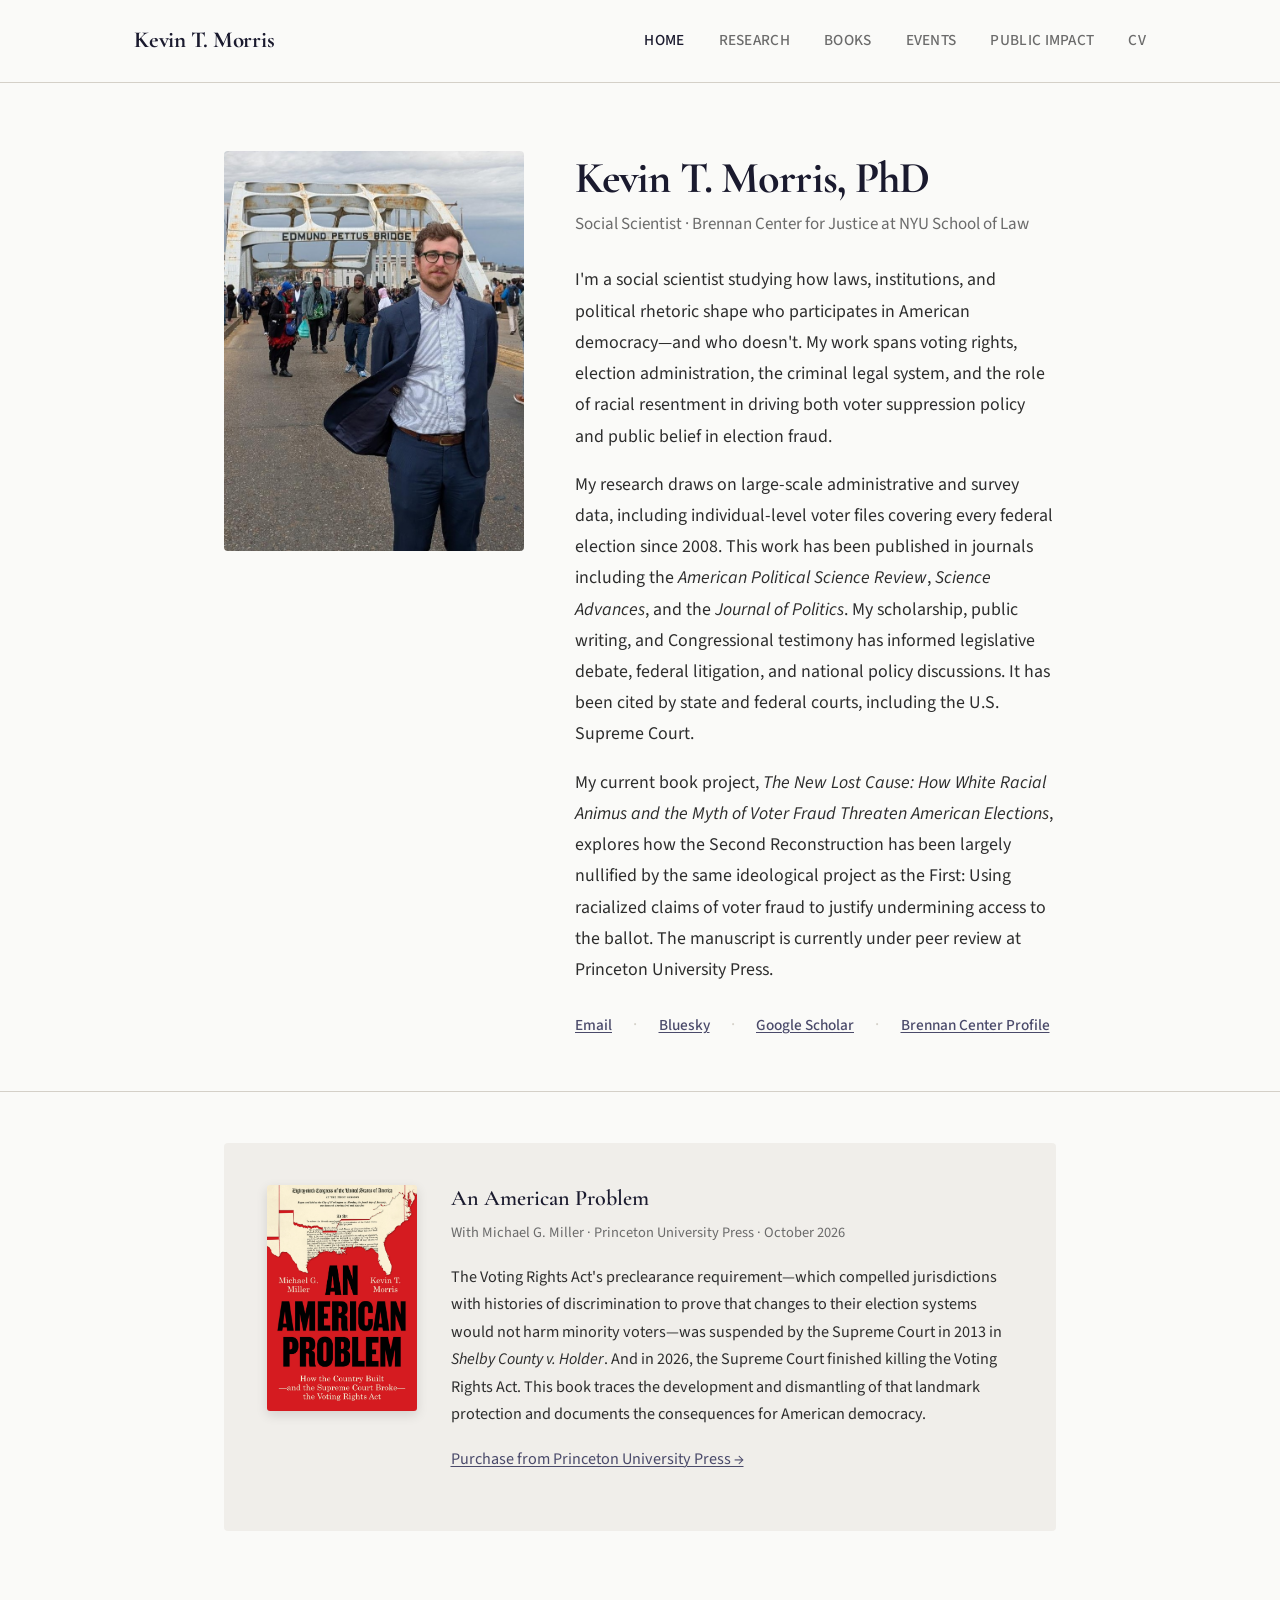
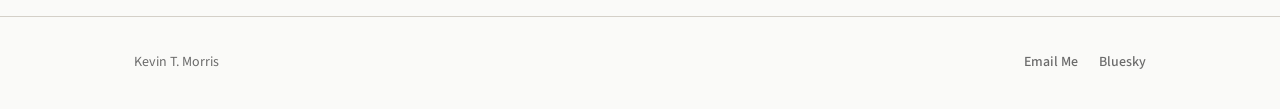
<file: index.html>
<!DOCTYPE html>
<html lang="en">
<head>
<script async src="https://www.googletagmanager.com/gtag/js?id=G-ZNTVHV8QV5"></script>
<script>
  window.dataLayer = window.dataLayer || [];
  function gtag(){dataLayer.push(arguments);}
  gtag('js', new Date());
  gtag('config', 'G-ZNTVHV8QV5');
</script>
  <meta charset="UTF-8">
  <meta name="viewport" content="width=device-width, initial-scale=1.0">
  <title>Kevin T. Morris</title>
  <meta name="description" content="Kevin T. Morris is a political scientist studying voting rights, election administration, and racial disparities in political participation. Senior Research Fellow at the Brennan Center for Justice.">
  <link rel="stylesheet" href="style.css">
  <link rel="icon" href="/favicon.ico" sizes="any">
<link rel="icon" href="/favicon.svg" type="image/svg+xml">
<link rel="apple-touch-icon" href="/apple-touch-icon.png">
</head>
<body>

  <header class="site-header">
    <div class="container container--wide">
      <a href="index.html" class="site-title">Kevin T. Morris</a>
      <button class="nav-toggle" aria-label="Toggle navigation" onclick="document.querySelector('.site-nav').classList.toggle('open')">
        <span></span><span></span><span></span>
      </button>
      <nav>
        <ul class="site-nav">
          <li><a href="index.html" class="active">Home</a></li>
          <li><a href="research.html">Research</a></li>
          <li><a href="books.html">Books</a></li>
          <li><a href="events.html">Events</a></li>
          <li><a href="impact.html">Public Impact</a></li>
          <li><a href="cv.html">CV</a></li>
        </ul>
      </nav>
    </div>
  </header>

  <main>
    <section class="hero">
      <div class="container">
        <div class="hero-grid">
          <!-- Replace src with your actual photo path -->
          <img src="morris.jpg" alt="Kevin T. Morris" class="hero-photo">
          <div class="hero-content">
            <h1>Kevin T. Morris, PhD</h1>
            <span class="hero-title-line">Social Scientist · Brennan Center for Justice at NYU School of Law</span>
            <div class="hero-bio">
              <p>I'm a social scientist studying how laws, institutions, and political rhetoric shape who participates in American democracy&mdash;and who doesn't. My work spans voting rights, election administration, the criminal legal system, and the role of racial resentment in driving both voter suppression policy and public belief in election fraud.</p>
              <p>My research draws on large-scale administrative and survey data, including individual-level voter files covering every federal election since 2008. This work has been published in journals including the <em>American Political Science Review</em>, <em>Science Advances</em>, and the <em>Journal of Politics</em>. My scholarship, public writing, and Congressional testimony has informed legislative debate, federal litigation, and national policy discussions. It has been cited by state and federal courts, including the U.S. Supreme Court.</p>
              <p>My current book project, <em>The New Lost Cause: How White Racial Animus and the Myth of Voter Fraud Threaten American Elections</em>, explores how the Second Reconstruction has been largely nullified by the same ideological project as the First: Using racialized claims of voter fraud to justify undermining access to the ballot. The manuscript is currently under peer review at Princeton University Press. </p>
            </div>
            <div class="hero-links">
              <a href="mailto:morrisk@brennan.law.nyu.edu">Email</a>
              <span class="separator">·</span>
              <a href="https://bsky.app/profile/kevintmorris.bsky.social">Bluesky</a>
              <span class="separator">·</span>
              <a href="https://scholar.google.com/citations?user=-K5gRmUAAAAJ">Google Scholar</a>
              <span class="separator">·</span>
              <a href="https://www.brennancenter.org/experts/kevin-t-morris">Brennan Center Profile</a>
            </div>
          </div>
        </div>
      </div>
    </section>

    <section class="book-callout">
      <div class="container">
       <div class="book-callout-inner">
          <div>
            <a href="books.html"><img src="9780691285504.jpg" alt="An American Problem book cover" style="width: 100%; height: auto; border-radius: 3px; box-shadow: 0 4px 12px rgba(0,0,0,0.12);"></a>
          </div>
          <div>
            <h3>An American Problem</h3>
            <p class="book-meta">With Michael G. Miller · Princeton University Press · October 2026</p>
            <p>The Voting Rights Act's preclearance requirement&mdash;which compelled jurisdictions with histories of discrimination to prove that changes to their election systems would not harm minority voters&mdash;was suspended by the Supreme Court in 2013 in <em>Shelby County v. Holder</em>. And in 2026, the Supreme Court finished killing the Voting Rights Act. This book traces the development and dismantling of that landmark protection and documents the consequences for American democracy.</p>
            <p><a href="https://press.princeton.edu/books/hardcover/9780691285504/an-american-problem">Purchase from Princeton University Press &rarr;</a></p>
          </div>
        </div>
      </div>
    </section>
  </main>

  <footer class="site-footer">
    <div class="container container--wide">
      <div class="footer-inner">
        <span>Kevin T. Morris</span>
        <div class="footer-links">
          <a href="mailto:morrisk@brennan.law.nyu.edu">Email Me</a>
          <a href="https://bsky.app/profile/kevintmorris.bsky.social">Bluesky</a>
        </div>
      </div>
    </div>
  </footer>

</body>
</html>
</file>
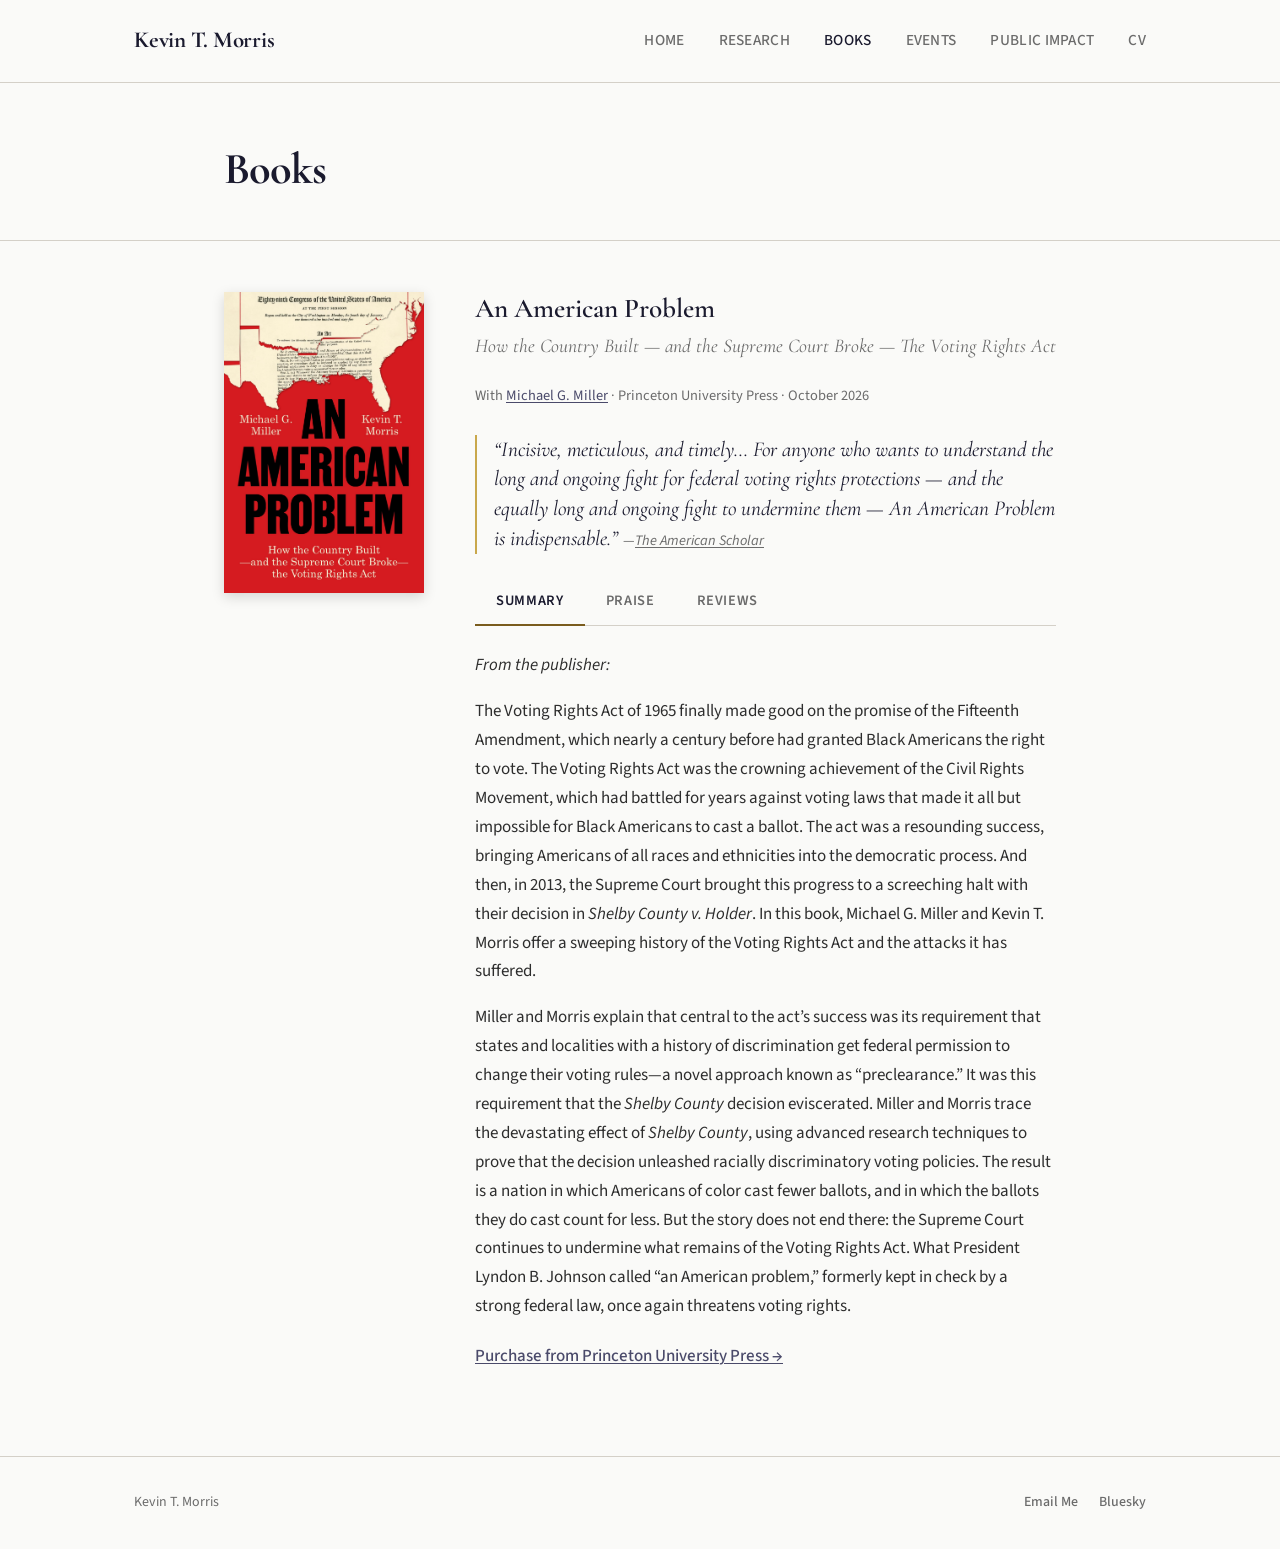
<file: books.html>
<!DOCTYPE html>
<html lang="en">
<head>
<script async src="https://www.googletagmanager.com/gtag/js?id=G-ZNTVHV8QV5"></script>
<script>
  window.dataLayer = window.dataLayer || [];
  function gtag(){dataLayer.push(arguments);}
  gtag('js', new Date());
  gtag('config', 'G-ZNTVHV8QV5');
</script>
  <meta charset="UTF-8">
  <meta name="viewport" content="width=device-width, initial-scale=1.0">
  <title>Books – Kevin T. Morris</title>
  <meta name="description" content="Books by Kevin T. Morris, including An American Problem: How the Country Built — and the Supreme Court Broke — The Voting Rights Act.">
  <link rel="stylesheet" href="style.css">
  <link rel="icon" href="/favicon.ico" sizes="any">
<link rel="icon" href="/favicon.svg" type="image/svg+xml">
<link rel="apple-touch-icon" href="/apple-touch-icon.png">
</head>
<body>

  <header class="site-header">
    <div class="container container--wide">
      <a href="index.html" class="site-title">Kevin T. Morris</a>
      <button class="nav-toggle" aria-label="Toggle navigation" onclick="document.querySelector('.site-nav').classList.toggle('open')">
        <span></span><span></span><span></span>
      </button>
      <nav>
        <ul class="site-nav">
          <li><a href="index.html">Home</a></li>
          <li><a href="research.html">Research</a></li>
          <li><a href="books.html" class="active">Books</a></li>
          <li><a href="events.html">Events</a></li>
          <li><a href="impact.html">Public Impact</a></li>
          <li><a href="cv.html">CV</a></li>
        </ul>
      </nav>
    </div>
  </header>

  <main>
    <section class="page-header">
      <div class="container">
        <h1>Books</h1>
      </div>
    </section>

    <section class="book-page-section">
      <div class="container">
        <div class="book-feature">
          <div class="book-cover">
            <a href="https://press.princeton.edu/books/hardcover/9780691285504/an-american-problem" class="cover-link" target="_blank" rel="noopener">
              <img src="9780691285504.jpg" alt="An American Problem book cover" style="width: 100%; height: auto; box-shadow: 0 4px 12px rgba(0,0,0,0.15);">
            </a>
          </div>
          <div>
            <h2>An American Problem</h2>
            <p class="book-subtitle">How the Country Built &mdash; and the Supreme Court Broke &mdash; The Voting Rights Act</p>
            <p class="book-pub-info">With <a href="https://www.michaelgmiller.com/">Michael G. Miller</a> &middot; Princeton University Press &middot; October 2026</p>

<p class="book-pullquote">&ldquo;Incisive, meticulous, and timely... For anyone who wants to understand the long and ongoing fight for federal voting rights protections &mdash; and the equally long and ongoing fight to undermine them &mdash; <i>An American Problem</i> is indispensable.&rdquo; <span>&mdash;<em><a href="https://theamericanscholar.org/battle-for-the-ballot-box/">The American Scholar</a></em></span></p>

            <div class="book-tabs">
              <input type="radio" name="book1-tab" id="tab-summary" checked>
              <input type="radio" name="book1-tab" id="tab-praise">
              <input type="radio" name="book1-tab" id="tab-reviews">
              <div class="book-tab-bar">
                <label for="tab-summary">Summary</label>
                <label for="tab-praise">Praise</label>
                <label for="tab-reviews">Reviews</label>
              </div>

              <div class="book-tab-panel" id="panel-summary">
                <p><em>From the publisher:</em></p>
                <p>The Voting Rights Act of 1965 finally made good on the promise of the Fifteenth Amendment, which nearly a century before had granted Black Americans the right to vote. The Voting Rights Act was the crowning achievement of the Civil Rights Movement, which had battled for years against voting laws that made it all but impossible for Black Americans to cast a ballot. The act was a resounding success, bringing Americans of all races and ethnicities into the democratic process. And then, in 2013, the Supreme Court brought this progress to a screeching halt with their decision in <em>Shelby County v. Holder</em>. In this book, Michael G. Miller and Kevin T. Morris offer a sweeping history of the Voting Rights Act and the attacks it has suffered.</p>
                <p>Miller and Morris explain that central to the act&rsquo;s success was its requirement that states and localities with a history of discrimination get federal permission to change their voting rules&mdash;a novel approach known as &ldquo;preclearance.&rdquo; It was this requirement that the <em>Shelby County</em> decision eviscerated. Miller and Morris trace the devastating effect of <em>Shelby County</em>, using advanced research techniques to prove that the decision unleashed racially discriminatory voting policies. The result is a nation in which Americans of color cast fewer ballots, and in which the ballots they do cast count for less. But the story does not end there: the Supreme Court continues to undermine what remains of the Voting Rights Act. What President Lyndon B. Johnson called &ldquo;an American problem,&rdquo; formerly kept in check by a strong federal law, once again threatens voting rights.</p>
                <div class="book-links">
                  <a href="https://press.princeton.edu/books/hardcover/9780691285504/an-american-problem">Purchase from Princeton University Press &rarr;</a>
                </div>
              </div>

              <div class="book-tab-panel" id="panel-praise">
                <blockquote>
                  <p>&ldquo;When gutting the Voting Rights Act, the Supreme Court has told one story. This book tells another&mdash;of the true fight for our most fundamental right and of the discriminatory forces that continue to weigh down our democracy.&rdquo;</p>
                  <cite>&mdash;Vanita Gupta, former United States Associate Attorney General</cite>
                </blockquote>
                <blockquote>
                  <p>&ldquo;Miller and Morris offer the clearest evidence yet of the ongoing need for federal voting rights protections. Their comprehensive and methodical analysis reveals a sad truth for our democracy: after <em>Shelby</em> eliminated preclearance, racially discriminatory policies flourished not only across the South, but the country as a whole. This book should be required reading for the U.S. Supreme Court because it makes clear the inequalities that lie ahead as voting rights continue to crumble in America.&rdquo;</p>
                  <cite>&mdash;Matt A. Barreto, UCLA Voting Rights Project</cite>
                </blockquote>
                <blockquote>
                  <p>&ldquo;Miller and Morris, using hard data not hyperbole, demonstrate America&rsquo;s backsliding on voting rights: why and how it happened, and what comes next. A readable but rigorous volume.&rdquo;</p>
                  <cite>&mdash;Richard L. Hasen, UCLA Law</cite>
                </blockquote>
                <blockquote>
                  <p>&ldquo;Miller and Morris brilliantly trace the rise and fall of Section 5 of the Voting Rights Act&mdash;and its consequences for American democracy. With a nuanced and detailed analysis of election policy and administrative changes since the <em>Shelby</em> decision, <em>An American Problem</em> is a must-read for scholars, practitioners, and anyone who cares about voting rights.&rdquo;</p>
                  <cite>&mdash;Jake Grumbach, University of California, Berkeley</cite>
                </blockquote>
                <blockquote>
                  <p>&ldquo;The Roberts court promised that gutting the Voting Rights Act wouldn&rsquo;t harm minority voters. Miller and Morris prove how catastrophically wrong that was.&rdquo;</p>
                  <cite>&mdash;Ari Berman, author of <em>Give Us the Ballot: The Modern Struggle for Voting Rights in America</em></cite>
                </blockquote>
                <blockquote>
                  <p>&ldquo;This is a tour de force of investigative research, rigorous fact-finding, and compelling storytelling that might even convince the conservative supermajority that they&rsquo;ve taken the nation down a dark, dangerous path. Miller and Morris are the historians and truth-tellers we need. Everyone who has a sense that the slow shredding of the VRA signals a broader problem with the Court needs to read it&mdash;and demand action.&rdquo;</p>
                  <cite>&mdash;David Daley, author of <em>Antidemocratic</em> and <em>Ratf**ked</em></cite>
                </blockquote>
                <blockquote>
                  <p>&ldquo;Offers a deep understanding of today&rsquo;s stresses on democracy by drilling into the story of America&rsquo;s foundational freedom: the right to vote.&rdquo;</p>
                  <cite>&mdash;Congressman Chris Deluzio</cite>
                </blockquote>
              </div>
              <div class="book-tab-panel" id="panel-reviews">
  <blockquote>
    <p>&ldquo;Across nearly 400 pages, [Miller and Morris] refuse to leave the country’s past sealed away in amber. Rather, they reanimate the people and political maneuvering behind one of the 20th century’s most consequential pieces of legislation, making a seemingly distant history vibrate again with urgency.&rdquo;</p>
    <cite>&mdash;Brandon Tensley, <a href="https://theamericanscholar.org/battle-for-the-ballot-box/" target="_blank" rel="noopener"><em>The American Scholar</em></a>, October 2026</cite>
  </blockquote>
</div>
            </div>

          </div>
        </div>
      </div>
    </section>

  </main>

  <footer class="site-footer">
    <div class="container container--wide">
      <div class="footer-inner">
        <span>Kevin T. Morris</span>
        <div class="footer-links">
          <a href="mailto:morrisk@brennan.law.nyu.edu">Email Me</a>
          <a href="https://bsky.app/profile/kevintmorris.bsky.social">Bluesky</a>
        </div>
      </div>
    </div>
  </footer>

</body>
</html>
</file>
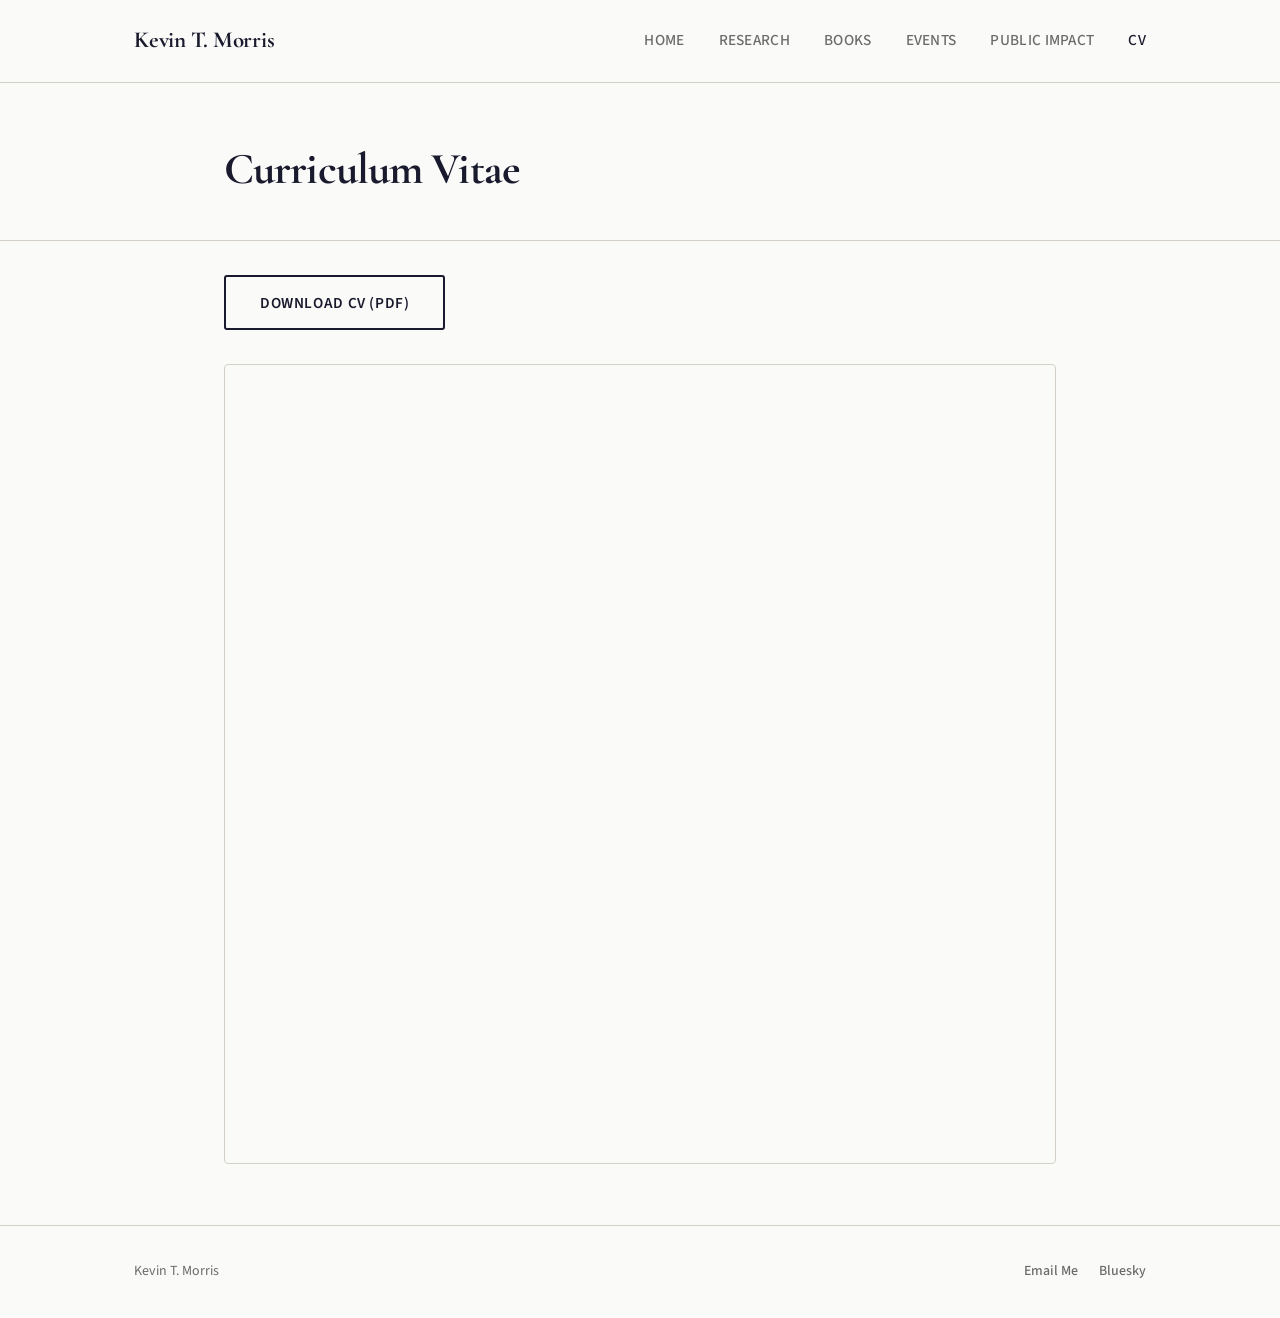
<file: cv.html>
<!DOCTYPE html>
<html lang="en">
<head>
<script async src="https://www.googletagmanager.com/gtag/js?id=G-ZNTVHV8QV5"></script>
<script>
  window.dataLayer = window.dataLayer || [];
  function gtag(){dataLayer.push(arguments);}
  gtag('js', new Date());
  gtag('config', 'G-ZNTVHV8QV5');
</script>
  <meta charset="UTF-8">
  <meta name="viewport" content="width=device-width, initial-scale=1.0">
  <title>CV – Kevin T. Morris</title>
  <meta name="description" content="Curriculum vitae for Kevin T. Morris.">
  <link rel="stylesheet" href="style.css">
  <link rel="icon" href="/favicon.ico" sizes="any">
<link rel="icon" href="/favicon.svg" type="image/svg+xml">
<link rel="apple-touch-icon" href="/apple-touch-icon.png">
</head>
<body>

  <header class="site-header">
    <div class="container container--wide">
      <a href="index.html" class="site-title">Kevin T. Morris</a>
      <button class="nav-toggle" aria-label="Toggle navigation" onclick="document.querySelector('.site-nav').classList.toggle('open')">
        <span></span><span></span><span></span>
      </button>
      <nav>
        <ul class="site-nav">
          <li><a href="index.html">Home</a></li>
          <li><a href="research.html">Research</a></li>
          <li><a href="books.html">Books</a></li>
          <li><a href="events.html">Events</a></li>
          <li><a href="impact.html">Public Impact</a></li>
          <li><a href="cv.html" class="active">CV</a></li>
        </ul>
      </nav>
    </div>
  </header>

  <main>
    <section class="page-header">
      <div class="container">
        <h1>Curriculum Vitae</h1>
      </div>
    </section>

      <section class="cv-section" style="text-align:left;padding:2rem 0 1rem;">
      <div class="container">
        <a href="morris_cv.pdf" class="btn" style="margin-bottom:2rem;display:inline-block;">Download CV (PDF)</a>
        <iframe src="morris_cv.pdf" style="width:100%;height:800px;border:1px solid #d4d0c8;border-radius:4px;"></iframe>
      </div>
    </section>
  </main>

  <footer class="site-footer">
    <div class="container container--wide">
      <div class="footer-inner">
        <span>Kevin T. Morris</span>
        <div class="footer-links">
          <a href="mailto:morrisk@brennan.law.nyu.edu">Email Me</a>
          <a href="https://bsky.app/profile/kevintmorris.bsky.social">Bluesky</a>
        </div>
      </div>
    </div>
  </footer>

</body>
</html>
</file>
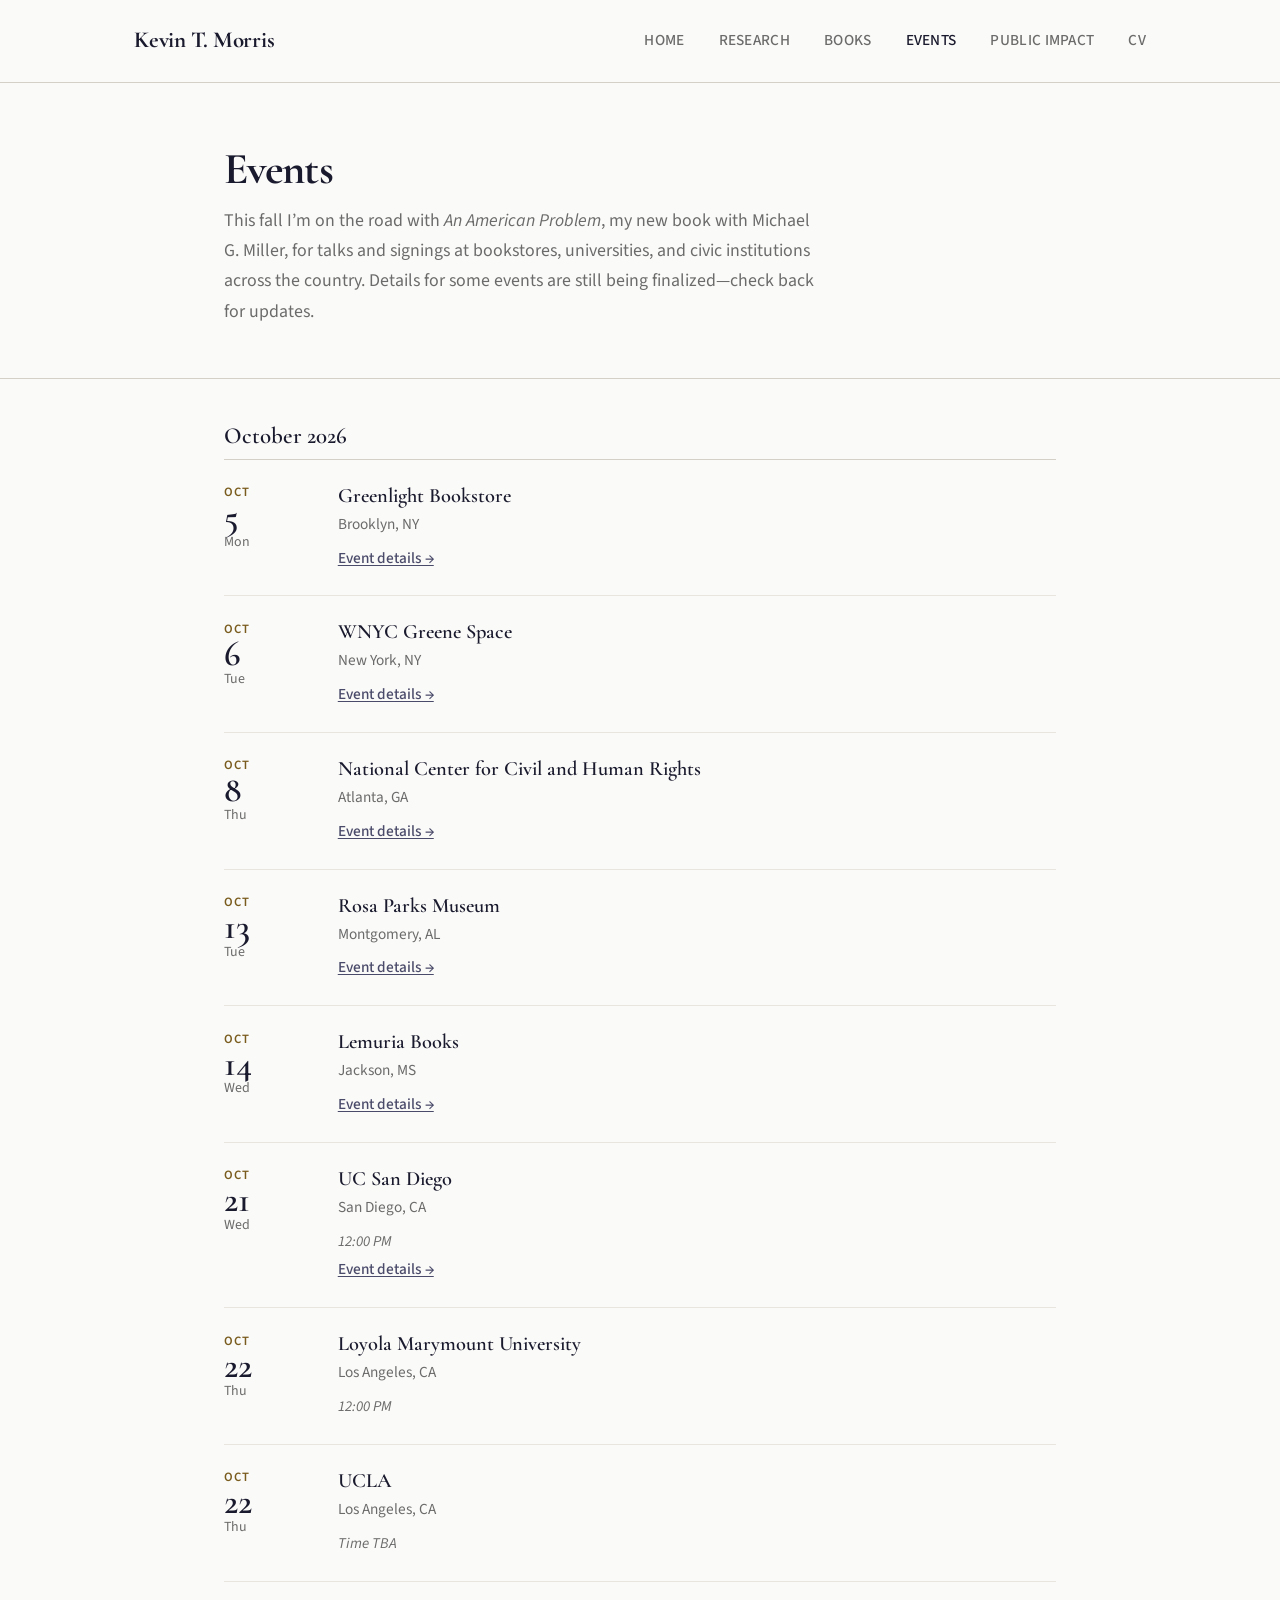
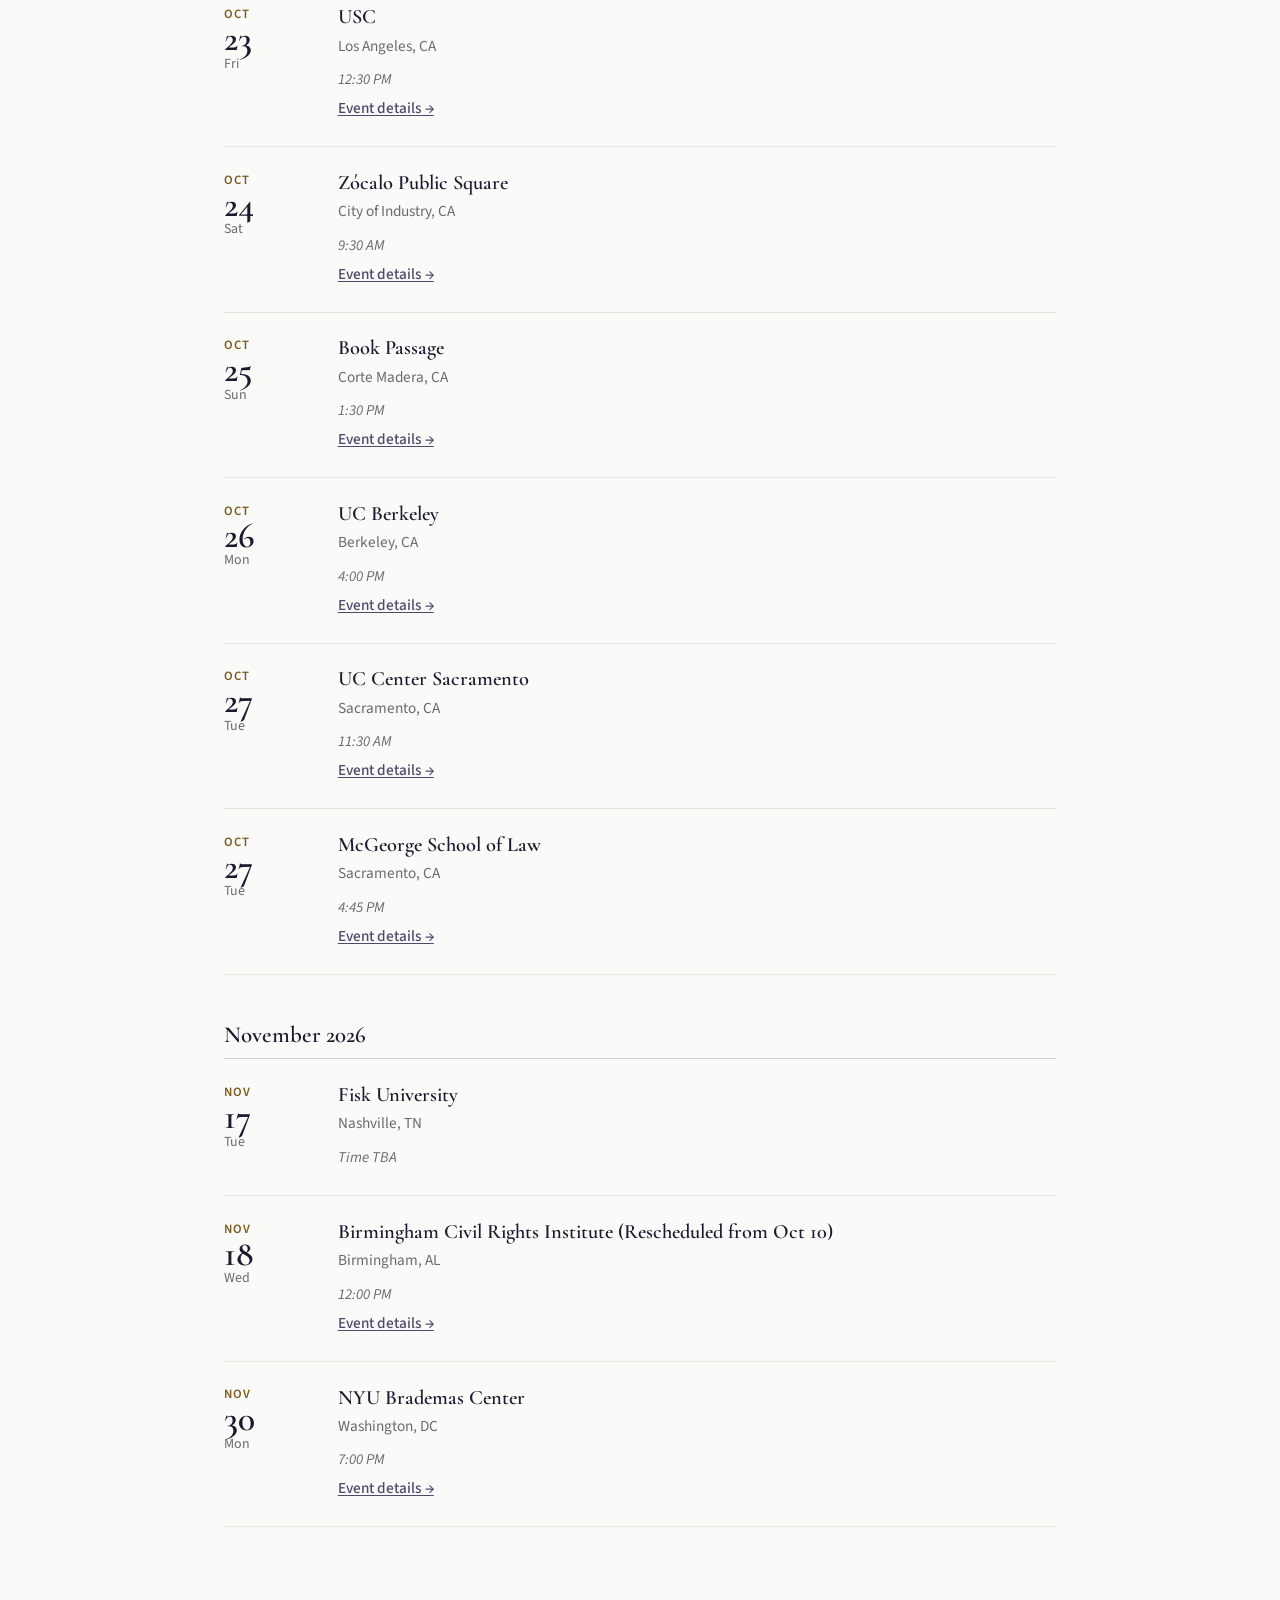
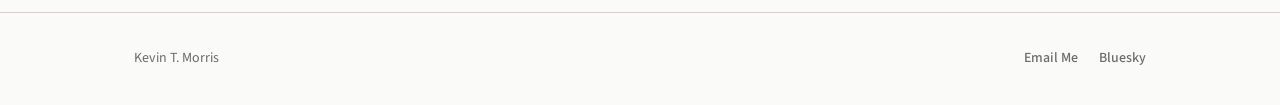
<file: events.html>
<!DOCTYPE html>
<html lang="en">
<head>
<script async src="https://www.googletagmanager.com/gtag/js?id=G-ZNTVHV8QV5"></script>
<script>
  window.dataLayer = window.dataLayer || [];
  function gtag(){dataLayer.push(arguments);}
  gtag('js', new Date());
  gtag('config', 'G-ZNTVHV8QV5');
</script>
  <meta charset="UTF-8">
  <meta name="viewport" content="width=device-width, initial-scale=1.0">
  <title>Events &ndash; Kevin T. Morris</title>
  <meta name="description" content="Upcoming events and book tour dates for Kevin T. Morris and An American Problem: How the Country Built — and the Supreme Court Broke — The Voting Rights Act.">
  <link rel="stylesheet" href="style.css">
  <link rel="icon" href="/favicon.ico" sizes="any">
<link rel="icon" href="/favicon.svg" type="image/svg+xml">
<link rel="apple-touch-icon" href="/apple-touch-icon.png">
</head>
<body>

  <header class="site-header">
    <div class="container container--wide">
      <a href="index.html" class="site-title">Kevin T. Morris</a>
      <button class="nav-toggle" aria-label="Toggle navigation" onclick="document.querySelector('.site-nav').classList.toggle('open')">
        <span></span><span></span><span></span>
      </button>
      <nav>
        <ul class="site-nav">
          <li><a href="index.html">Home</a></li>
          <li><a href="research.html">Research</a></li>
          <li><a href="books.html">Books</a></li>
          <li><a href="events.html" class="active">Events</a></li>
          <li><a href="impact.html">Public Impact</a></li>
          <li><a href="cv.html">CV</a></li>
        </ul>
      </nav>
    </div>
  </header>

  <main>
    <section class="page-header">
      <div class="container">
        <h1>Events</h1>
        <p class="page-desc">This fall I&rsquo;m on the road with <em>An American Problem</em>, my new book with Michael G. Miller, for talks and signings at bookstores, universities, and civic institutions across the country. Details for some events are still being finalized&mdash;check back for updates.</p>
      </div>
    </section>

    <section class="events-section">
      <div class="container">

        <h2 class="event-month">October 2026</h2>

        <div class="event-item">
          <div class="event-date">
            <span class="event-date-month">Oct</span>
            <span class="event-date-day">5</span>
            <span class="event-date-weekday">Mon</span>
          </div>
          <div class="event-details">
            <h3 class="event-venue">Greenlight Bookstore</h3>
            <p class="event-location">Brooklyn, NY</p>
            <p class="event-meta"><a href="https://greenlightbookstore.com/event/2026-10-05/book-launch-kevin-t-morris-lapc" class="event-link">Event details &rarr;</a></p>
          </div>
        </div>
        <div class="event-item">
          <div class="event-date">
            <span class="event-date-month">Oct</span>
            <span class="event-date-day">6</span>
            <span class="event-date-weekday">Tue</span>
          </div>
          <div class="event-details">
            <h3 class="event-venue">WNYC Greene Space</h3>
            <p class="event-location">New York, NY</p>
            <p class="event-meta"><a href="https://www.brennancenter.org/events/supreme-courts-backward-march-voting-rights" class="event-link">Event details &rarr;</a></p>
          </div>
        </div>
        <div class="event-item">
          <div class="event-date">
            <span class="event-date-month">Oct</span>
            <span class="event-date-day">8</span>
            <span class="event-date-weekday">Thu</span>
          </div>
          <div class="event-details">
            <h3 class="event-venue">National Center for Civil and Human Rights</h3>
            <p class="event-location">Atlanta, GA</p>
            <p class="event-meta"><a href="https://www.brennancenter.org/events/reimagining-voting-rights-america" class="event-link">Event details &rarr;</a></p>
          </div>
        </div>
        
        <div class="event-item">
          <div class="event-date">
            <span class="event-date-month">Oct</span>
            <span class="event-date-day">13</span>
            <span class="event-date-weekday">Tue</span>
          </div>
          <div class="event-details">
            <h3 class="event-venue">Rosa Parks Museum</h3>
            <p class="event-location">Montgomery, AL</p>
            <p class="event-meta"><a href="https://www.newsouthbookstore.com/event/2026-10-13/kevin-morris-talk-american-problem" class="event-link">Event details &rarr;</a></p>
          </div>
        </div>
        <div class="event-item">
          <div class="event-date">
            <span class="event-date-month">Oct</span>
            <span class="event-date-day">14</span>
            <span class="event-date-weekday">Wed</span>
          </div>
          <div class="event-details">
            <h3 class="event-venue">Lemuria Books</h3>
            <p class="event-location">Jackson, MS</p>
            <p class="event-meta"><a href="https://www.lemuriabooks.com/An-American-Problem-p/9780691285504.htm" class="event-link">Event details &rarr;</a></p>
          </div>
        </div>
        <div class="event-item">
          <div class="event-date">
            <span class="event-date-month">Oct</span>
            <span class="event-date-day">21</span>
            <span class="event-date-weekday">Wed</span>
          </div>
          <div class="event-details">
            <h3 class="event-venue">UC San Diego</h3>
            <p class="event-location">San Diego, CA</p>
            <p class="event-meta"><span class="event-time">12:00 PM</span></p>
            <p class="event-meta"><a href="https://bsp.ucsd.edu/events/events/voting-rights-act-book-talk-fall-2026.html" class="event-link">Event details &rarr;</a></p>
            
          </div>
        </div>
        <div class="event-item">
          <div class="event-date">
            <span class="event-date-month">Oct</span>
            <span class="event-date-day">22</span>
            <span class="event-date-weekday">Thu</span>
          </div>
          <div class="event-details">
            <h3 class="event-venue">Loyola Marymount University</h3>
            <p class="event-location">Los Angeles, CA</p>
            <p class="event-meta"><span class="event-time">12:00 PM</span></p>
          </div>
        </div>
        <div class="event-item">
          <div class="event-date">
            <span class="event-date-month">Oct</span>
            <span class="event-date-day">22</span>
            <span class="event-date-weekday">Thu</span>
          </div>
          <div class="event-details">
            <h3 class="event-venue">UCLA</h3>
            <p class="event-location">Los Angeles, CA</p>
            <p class="event-meta"><span class="event-time">Time TBA</span></p>
          </div>
        </div>
        <div class="event-item">
          <div class="event-date">
            <span class="event-date-month">Oct</span>
            <span class="event-date-day">23</span>
            <span class="event-date-weekday">Fri</span>
          </div>
          <div class="event-details">
            <h3 class="event-venue">USC</h3>
            <p class="event-location">Los Angeles, CA</p>
            <p class="event-meta"><span class="event-time">12:30 PM</span></p>
            <p class="event-meta"><a href="https://www.eventbrite.com/e/in-conversation-an-american-problem-tickets-2002462852296" class="event-link">Event details &rarr;</a></p>
          </div>
        </div>
        <div class="event-item">
          <div class="event-date">
            <span class="event-date-month">Oct</span>
            <span class="event-date-day">24</span>
            <span class="event-date-weekday">Sat</span>
          </div>
          <div class="event-details">
            <h3 class="event-venue">Zócalo Public Square</h3>
            <p class="event-location">City of Industry, CA</p>
            <p class="event-meta"><span class="event-time">9:30 AM</span></p>
            <p class="event-meta"><a href="https://www.zocalopublicsquare.org/is-california-voting-fair/" class="event-link">Event details &rarr;</a></p>
          </div>
        </div>
        <div class="event-item">
          <div class="event-date">
            <span class="event-date-month">Oct</span>
            <span class="event-date-day">25</span>
            <span class="event-date-weekday">Sun</span>
          </div>
          <div class="event-details">
            <h3 class="event-venue">Book Passage</h3>
            <p class="event-location">Corte Madera, CA</p>
            <p class="event-meta"><span class="event-time">1:30 PM</span></p>
            <p class="event-meta"><a href="https://bookpassage.com/event/kevin-t-morris-american-problem" class="event-link">Event details &rarr;</a></p>
          </div>
        </div>
        <div class="event-item">
          <div class="event-date">
            <span class="event-date-month">Oct</span>
            <span class="event-date-day">26</span>
            <span class="event-date-weekday">Mon</span>
          </div>
          <div class="event-details">
            <h3 class="event-venue">UC Berkeley</h3>
            <p class="event-location">Berkeley, CA</p>
            <p class="event-meta"><span class="event-time">4:00 PM</span></p>
            <p class="event-meta"><a href="https://matrix.berkeley.edu/events/an-american-problem-the-rise-and-fall-of-the-voting-rights-act/" class="event-link">Event details &rarr;</a></p>
          </div>
        </div>
        <div class="event-item">
          <div class="event-date">
            <span class="event-date-month">Oct</span>
            <span class="event-date-day">27</span>
            <span class="event-date-weekday">Tue</span>
          </div>
          <div class="event-details">
            <h3 class="event-venue">UC Center Sacramento</h3>
            <p class="event-location">Sacramento, CA</p>
            <p class="event-meta"><span class="event-time">11:30 AM</span></p>
            <p class="event-meta"><a href="https://uccs.ucdavis.edu/events/discussion-american-problem-how-country-built-and-supreme-court-broke-voting-rights-act" class="event-link">Event details &rarr;</a></p>
            
          </div>
        </div>
        <div class="event-item">
          <div class="event-date">
            <span class="event-date-month">Oct</span>
            <span class="event-date-day">27</span>
            <span class="event-date-weekday">Tue</span>
          </div>
          <div class="event-details">
            <h3 class="event-venue">McGeorge School of Law</h3>
            <p class="event-location">Sacramento, CA</p>
            <p class="event-meta"><span class="event-time">4:45 PM</span></p>
            <p class="event-meta"><a href="https://www.acslaw.org/event/mcgeorge-the-future-of-voting-rights-in-the-u-s-and-california/" class="event-link">Event details &rarr;</a></p>
            
          </div>
        </div>

        <h2 class="event-month">November 2026</h2>

        <div class="event-item">
          <div class="event-date">
            <span class="event-date-month">Nov</span>
            <span class="event-date-day">17</span>
            <span class="event-date-weekday">Tue</span>
          </div>
          <div class="event-details">
            <h3 class="event-venue">Fisk University</h3>
            <p class="event-location">Nashville, TN</p>
            <p class="event-meta"><span class="event-time">Time TBA</span></p>
          </div>
        </div>

        <div class="event-item">
          <div class="event-date">
            <span class="event-date-month">Nov</span>
            <span class="event-date-day">18</span>
            <span class="event-date-weekday">Wed</span>
          </div>
          <div class="event-details">
            <h3 class="event-venue">Birmingham Civil Rights Institute (Rescheduled from Oct 10)</h3>
            <p class="event-location">Birmingham, AL</p>
            <p class="event-meta"><span class="event-time">12:00 PM</span></p>
            <p class="event-meta"><a href="http://bcri.org/event/author-book-signing-with-kevin-morris/" class="event-link">Event details &rarr;</a></p>
          </div>
        </div>

        <div class="event-item">
          <div class="event-date">
            <span class="event-date-month">Nov</span>
            <span class="event-date-day">30</span>
            <span class="event-date-weekday">Mon</span>
          </div>
          <div class="event-details">
            <h3 class="event-venue">NYU Brademas Center</h3>
            <p class="event-location">Washington, DC</p>
            <p class="event-meta"><span class="event-time">7:00 PM</span></p>
            <p class="event-meta"><a href="https://www.nyu.edu/community/government-affairs/study-of-congress/news-and-events/the-brademas-center---brennan-center-present--an-american-proble.html" class="event-link">Event details &rarr;</a></p>
          </div>
        </div>
      </div>
    </section>
  </main>

  <footer class="site-footer">
    <div class="container container--wide">
      <div class="footer-inner">
        <span>Kevin T. Morris</span>
        <div class="footer-links">
          <a href="mailto:morrisk@brennan.law.nyu.edu">Email Me</a>
          <a href="https://bsky.app/profile/kevintmorris.bsky.social">Bluesky</a>
        </div>
      </div>
    </div>
  </footer>

</body>
</html>
</file>
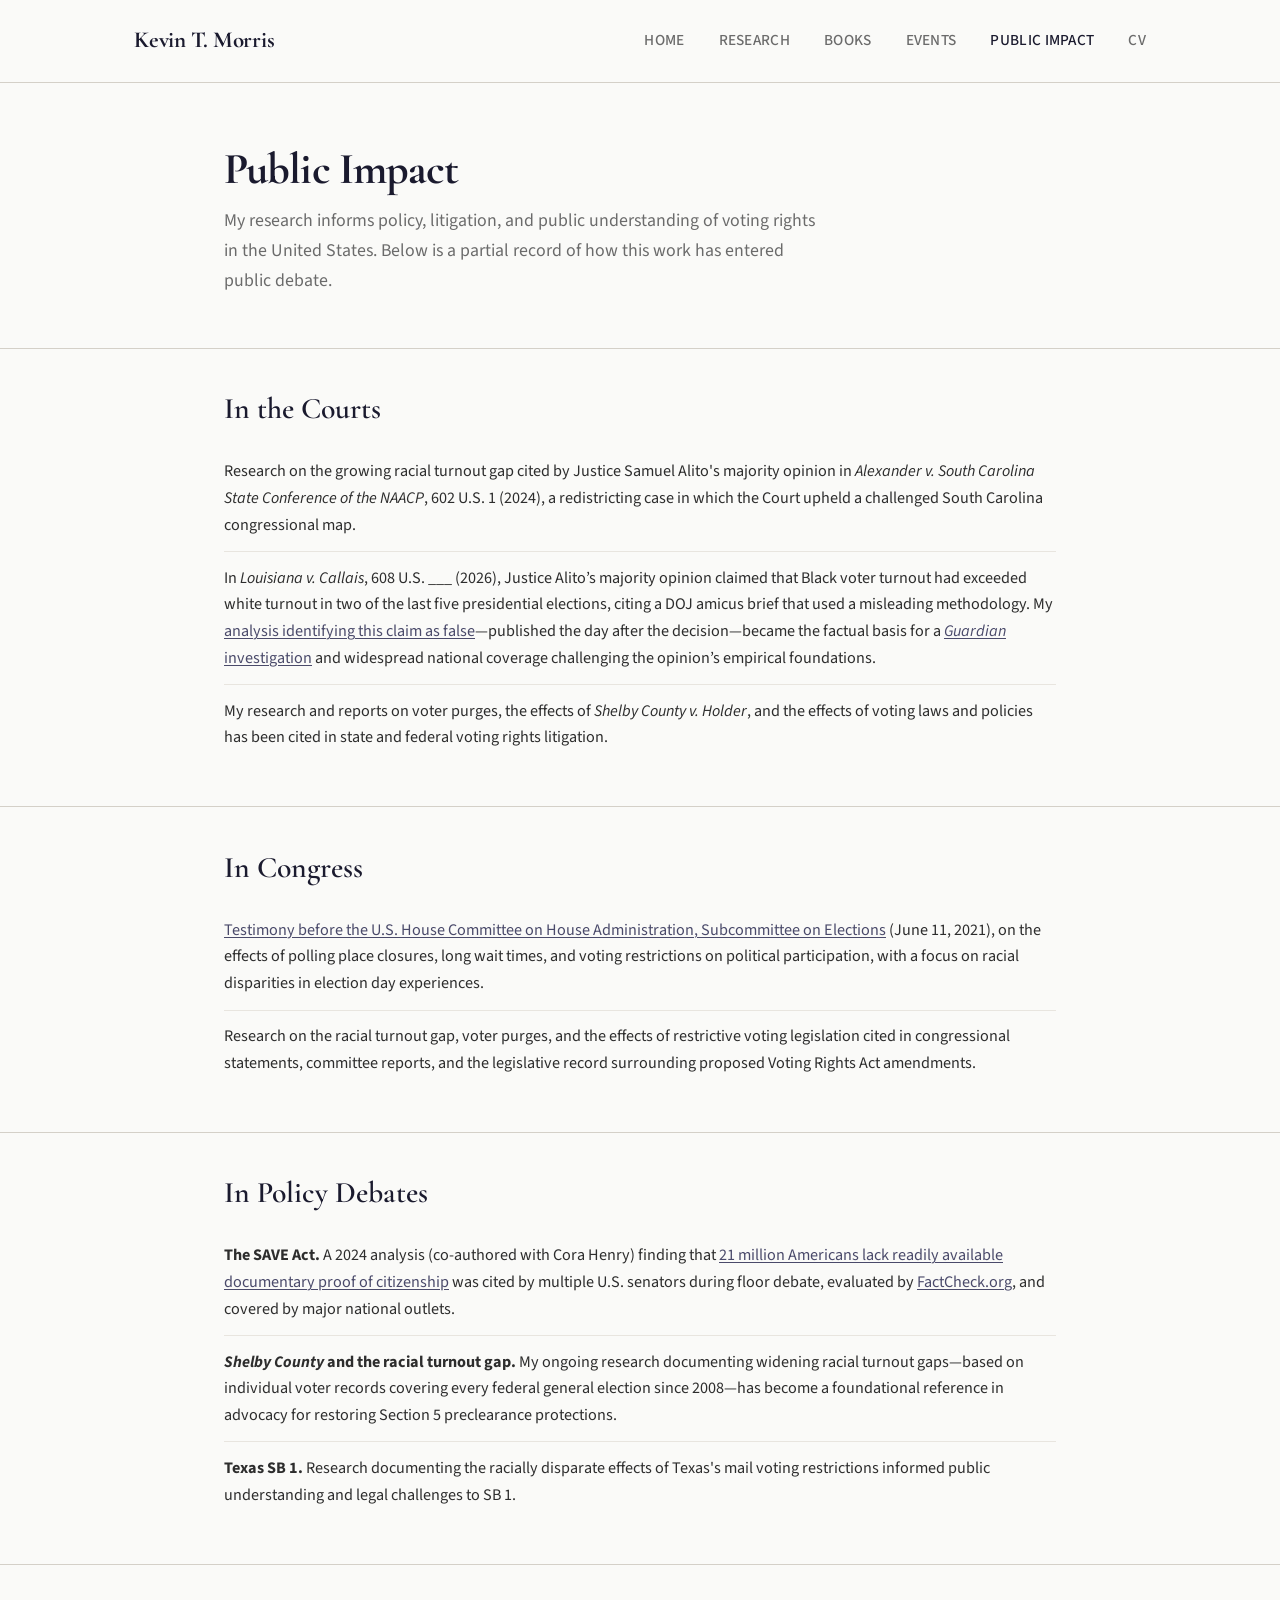
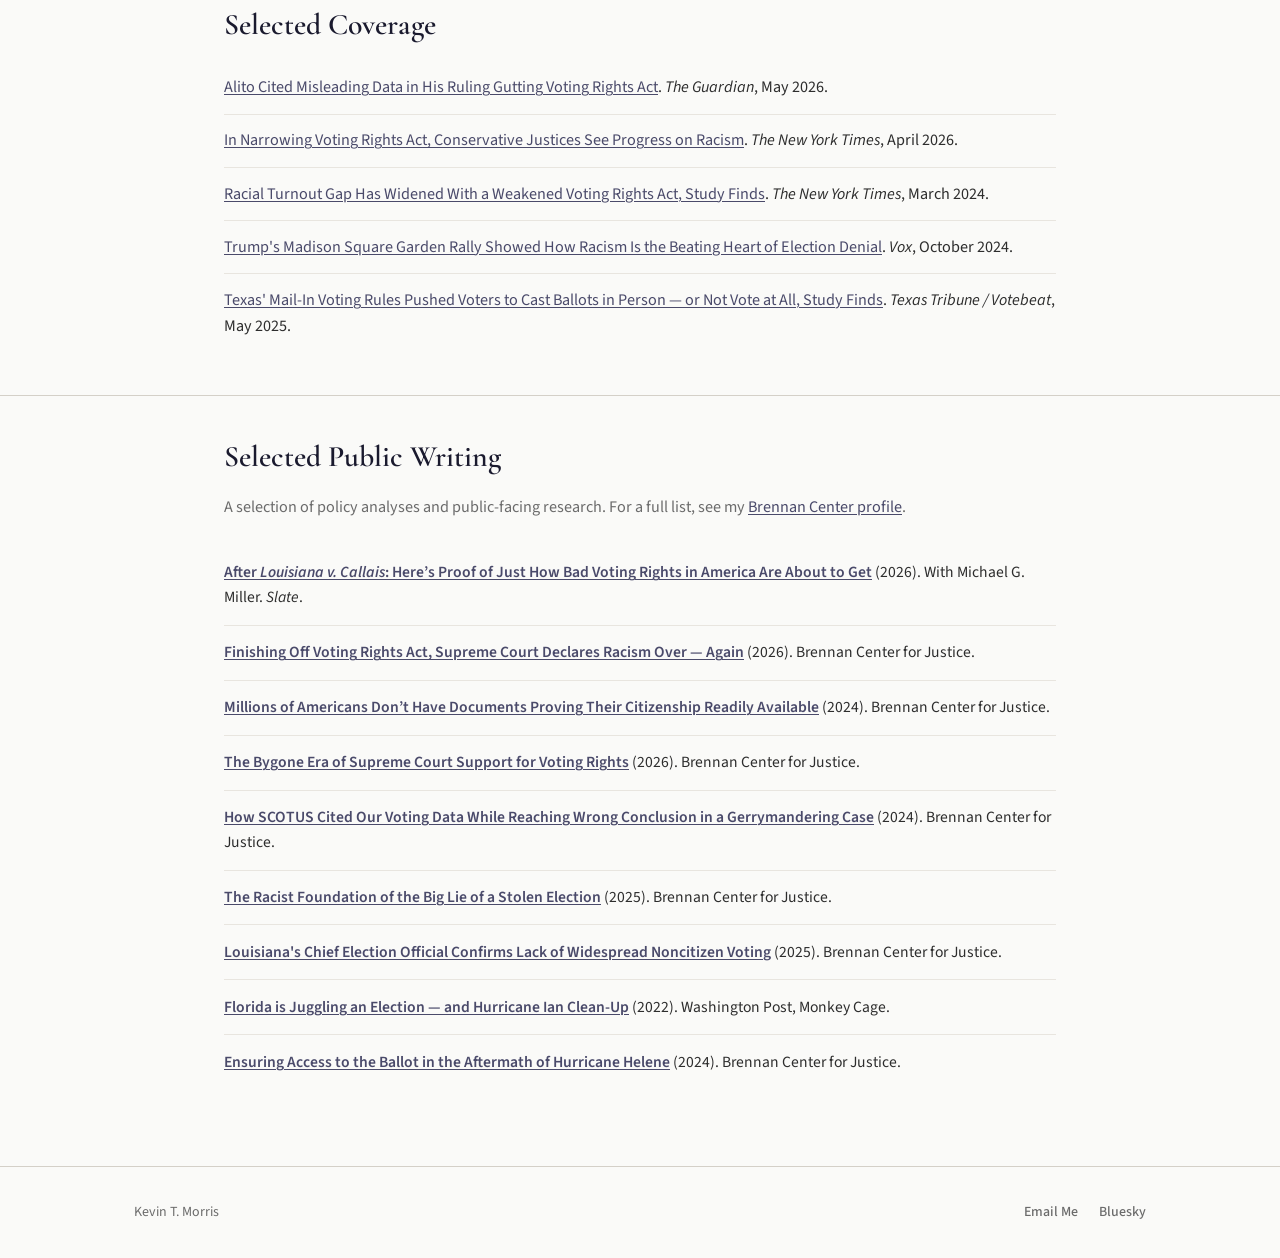
<file: impact.html>
<!DOCTYPE html>
<html lang="en">
<head>
<script async src="https://www.googletagmanager.com/gtag/js?id=G-ZNTVHV8QV5"></script>
<script>
  window.dataLayer = window.dataLayer || [];
  function gtag(){dataLayer.push(arguments);}
  gtag('js', new Date());
  gtag('config', 'G-ZNTVHV8QV5');
</script>
  <meta charset="UTF-8">
  <meta name="viewport" content="width=device-width, initial-scale=1.0">
  <title>Public Impact – Kevin T. Morris</title>
  <meta name="description" content="Kevin T. Morris's research in the courts, Congress, policy debates, and the media.">
  <link rel="stylesheet" href="style.css">
  <link rel="icon" href="/favicon.ico" sizes="any">
<link rel="icon" href="/favicon.svg" type="image/svg+xml">
<link rel="apple-touch-icon" href="/apple-touch-icon.png">
</head>
<body>

  <header class="site-header">
    <div class="container container--wide">
      <a href="index.html" class="site-title">Kevin T. Morris</a>
      <button class="nav-toggle" aria-label="Toggle navigation" onclick="document.querySelector('.site-nav').classList.toggle('open')">
        <span></span><span></span><span></span>
      </button>
      <nav>
        <ul class="site-nav">
          <li><a href="index.html">Home</a></li>
          <li><a href="research.html">Research</a></li>
          <li><a href="books.html">Books</a></li>
          <li><a href="events.html">Events</a></li>
          <li><a href="impact.html" class="active">Public Impact</a></li>
          <li><a href="cv.html">CV</a></li>
        </ul>
      </nav>
    </div>
  </header>

  <main>
    <section class="page-header">
      <div class="container">
        <h1>Public Impact</h1>
        <p class="page-desc">My research informs policy, litigation, and public understanding of voting rights in the United States. Below is a partial record of how this work has entered public debate.</p>
      </div>
    </section>

    <!-- Courts -->
    <section class="impact-section">
      <div class="container">
        <h2>In the Courts</h2>
        <div class="impact-item">
          Research on the growing racial turnout gap cited by Justice Samuel Alito's majority opinion in <em>Alexander v. South Carolina State Conference of the NAACP</em>, 602 U.S. 1 (2024), a redistricting case in which the Court upheld a challenged South Carolina congressional map.
        </div>
        <div class="impact-item">
          In <em>Louisiana v. Callais</em>, 608 U.S. ___ (2026), Justice Alito&rsquo;s majority opinion claimed that Black voter turnout had exceeded white turnout in two of the last five presidential elections, citing a DOJ amicus brief that used a misleading methodology. My <a href="https://www.brennancenter.org/our-work/analysis-opinion/finishing-voting-rights-act-supreme-court-declares-racism-over-again">analysis identifying this claim as false</a>&mdash;published the day after the decision&mdash;became the factual basis for a <a href="https://www.theguardian.com/us-news/2026/may/08/supreme-court-voting-rights-act-misleading-data-doj"><em>Guardian</em> investigation</a> and widespread national coverage challenging the opinion&rsquo;s empirical foundations.
        </div>
        <div class="impact-item">
          My research and reports on voter purges, the effects of <em>Shelby County v. Holder</em>, and the effects of voting laws and policies has been cited in state and federal voting rights litigation.
        </div>
      </div>
    </section>

    <!-- Congress -->
    <section class="impact-section">
      <div class="container">
        <h2>In Congress</h2>
        <div class="impact-item">
          <a href="https://www.brennancenter.org/our-work/research-reports/congressional-testimony-voting-america-potential-polling-place-quality">Testimony before the U.S. House Committee on House Administration, Subcommittee on Elections</a> (June 11, 2021), on the effects of polling place closures, long wait times, and voting restrictions on political participation, with a focus on racial disparities in election day experiences.
        </div>
        <div class="impact-item">
          Research on the racial turnout gap, voter purges, and the effects of restrictive voting legislation cited in congressional statements, committee reports, and the legislative record surrounding proposed Voting Rights Act amendments.
        </div>
      </div>
    </section>

    <!-- Policy Debates -->
    <section class="impact-section">
      <div class="container">
        <h2>In Policy Debates</h2>
        <div class="impact-item">
          <strong>The SAVE Act.</strong> A 2024 analysis (co-authored with Cora Henry) finding that <a href="https://www.brennancenter.org/our-work/analysis-opinion/millions-americans-dont-have-documents-proving-their-citizenship-readily">21 million Americans lack readily available documentary proof of citizenship</a> was cited by multiple U.S. senators during floor debate, evaluated by <a href="https://www.factcheck.org/">FactCheck.org</a>, and covered by major national outlets.
        </div>
        <div class="impact-item">
          <strong><em>Shelby County</em> and the racial turnout gap.</strong> My ongoing research documenting widening racial turnout gaps&mdash;based on individual voter records covering every federal general election since 2008&mdash;has become a foundational reference in advocacy for restoring Section 5 preclearance protections.
        </div>
        <div class="impact-item">
          <strong>Texas SB 1.</strong> Research documenting the racially disparate effects of Texas's mail voting restrictions informed public understanding and legal challenges to SB 1.
        </div>
      </div>
    </section>

<!-- Selected Coverage -->
    <section class="impact-section">
      <div class="container">
        <h2>Selected Coverage</h2>

<div class="impact-item">
  <a href="https://www.theguardian.com/us-news/2026/may/08/supreme-court-voting-rights-act-misleading-data-doj">Alito Cited Misleading Data in His Ruling Gutting Voting Rights Act</a>. <em>The Guardian</em>, May 2026.
</div>

<div class="impact-item">
  <a href="https://www.nytimes.com/2026/04/30/us/politics/supreme-court-voting-rights-act-conservatives.html">In Narrowing Voting Rights Act, Conservative Justices See Progress on Racism</a>. <em>The New York Times</em>, April 2026.
</div>

<div class="impact-item">
  <a href="https://www.nytimes.com/2024/03/02/us/politics/racial-voting-turnout-gap.html">Racial Turnout Gap Has Widened With a Weakened Voting Rights Act, Study Finds</a>. <em>The New York Times</em>, March 2024.
</div>

<div class="impact-item">
  <a href="https://www.vox.com/2024-elections/380588/trump-rally-racism-maga-stolen-election-claims">Trump's Madison Square Garden Rally Showed How Racism Is the Beating Heart of Election Denial</a>. <em>Vox</em>, October 2024.
</div>

<div class="impact-item">
  <a href="https://www.texastribune.org/2025/05/28/texas-mail-voting-decline-senate-bill-1-election-law-id-requirement/">Texas' Mail-In Voting Rules Pushed Voters to Cast Ballots in Person &mdash; or Not Vote at All, Study Finds</a>. <em>Texas Tribune / Votebeat</em>, May 2025.
</div>
      </div>
    </section>

    <!-- Media -->
    <!-- Selected Public Writing -->
    <section class="impact-section">
      <div class="container">
        <h2>Selected Public Writing</h2>
        <p style="font-size: 0.95rem; color: var(--color-muted); margin-bottom: 1.5rem;">A selection of policy analyses and public-facing research. For a full list, see my <a href="https://www.brennancenter.org/experts/kevin-morris">Brennan Center profile</a>.</p>

        <div class="pub-item">
          <div class="pub-citation">
            <span class="pub-title"><a href="https://slate.com/news-and-politics/2026/05/supreme-court-analysis-voting-rights-disaster-america.html">After <em>Louisiana v. Callais</em>: Here&rsquo;s Proof of Just How Bad Voting Rights in America Are About to Get</a></span> (2026). With Michael G. Miller. <em>Slate</em>.
          </div>
        </div>

        <div class="pub-item">
          <div class="pub-citation">
            <span class="pub-title"><a href="https://www.brennancenter.org/our-work/analysis-opinion/finishing-voting-rights-act-supreme-court-declares-racism-over-again">Finishing Off Voting Rights Act, Supreme Court Declares Racism Over &mdash; Again</a></span> (2026). Brennan Center for Justice.
          </div>
        </div>
<div class="pub-item">
          <div class="pub-citation">
            <span class="pub-title"><a href="https://www.brennancenter.org/our-work/analysis-opinion/millions-americans-dont-have-documents-proving-their-citizenship-readily">Millions of Americans Don’t Have Documents Proving Their Citizenship Readily Available</a></span> (2024). Brennan Center for Justice.
          </div>
        </div>

        <div class="pub-item">
          <div class="pub-citation">
            <span class="pub-title"><a href="https://www.brennancenter.org/our-work/analysis-opinion/bygone-era-supreme-court-support-voting-rights">The Bygone Era of Supreme Court Support for Voting Rights</a></span> (2026). Brennan Center for Justice.
          </div>
        </div>

        <div class="pub-item">
          <div class="pub-citation">
            <span class="pub-title"><a href="https://www.brennancenter.org/our-work/analysis-opinion/how-scotus-cited-our-voting-data-while-reaching-wrong-conclusion">How SCOTUS Cited Our Voting Data While Reaching Wrong Conclusion in a Gerrymandering Case</a></span> (2024). Brennan Center for Justice.
          </div>
        </div>

        <div class="pub-item">
          <div class="pub-citation">
            <span class="pub-title"><a href="https://www.brennancenter.org/our-work/research-reports/racist-foundation-big-lie-stolen-election">The Racist Foundation of the Big Lie of a Stolen Election</a></span> (2025). Brennan Center for Justice.
          </div>
        </div>

        <div class="pub-item">
          <div class="pub-citation">
            <span class="pub-title"><a href="https://www.brennancenter.org/our-work/analysis-opinion/louisianas-chief-election-official-confirms-lack-widespread-noncitizen">Louisiana's Chief Election Official Confirms Lack of Widespread Noncitizen Voting</a></span> (2025). Brennan Center for Justice.
          </div>
        </div>

        <div class="pub-item">
          <div class="pub-citation">
            <span class="pub-title"><a href="https://www.washingtonpost.com/politics/2022/10/20/florida-voting-hurricane-ian/">Florida is Juggling an Election &mdash; and Hurricane Ian Clean-Up</a></span> (2022). Washington Post, Monkey Cage.
          </div>
        </div>

        <div class="pub-item">
          <div class="pub-citation">
            <span class="pub-title"><a href="https://www.brennancenter.org/our-work/research-reports/ensuring-access-ballot-aftermath-hurricane-helene">Ensuring Access to the Ballot in the Aftermath of Hurricane Helene</a></span> (2024). Brennan Center for Justice.
          </div>
        </div>
      </div>
    </section>

  </main>

  <footer class="site-footer">
    <div class="container container--wide">
      <div class="footer-inner">
        <span>Kevin T. Morris</span>
        <div class="footer-links">
          <a href="mailto:morrisk@brennan.law.nyu.edu">Email Me</a>
          <a href="https://bsky.app/profile/kevintmorris.bsky.social">Bluesky</a>
        </div>
      </div>
    </div>
  </footer>

</body>
</html>
</file>
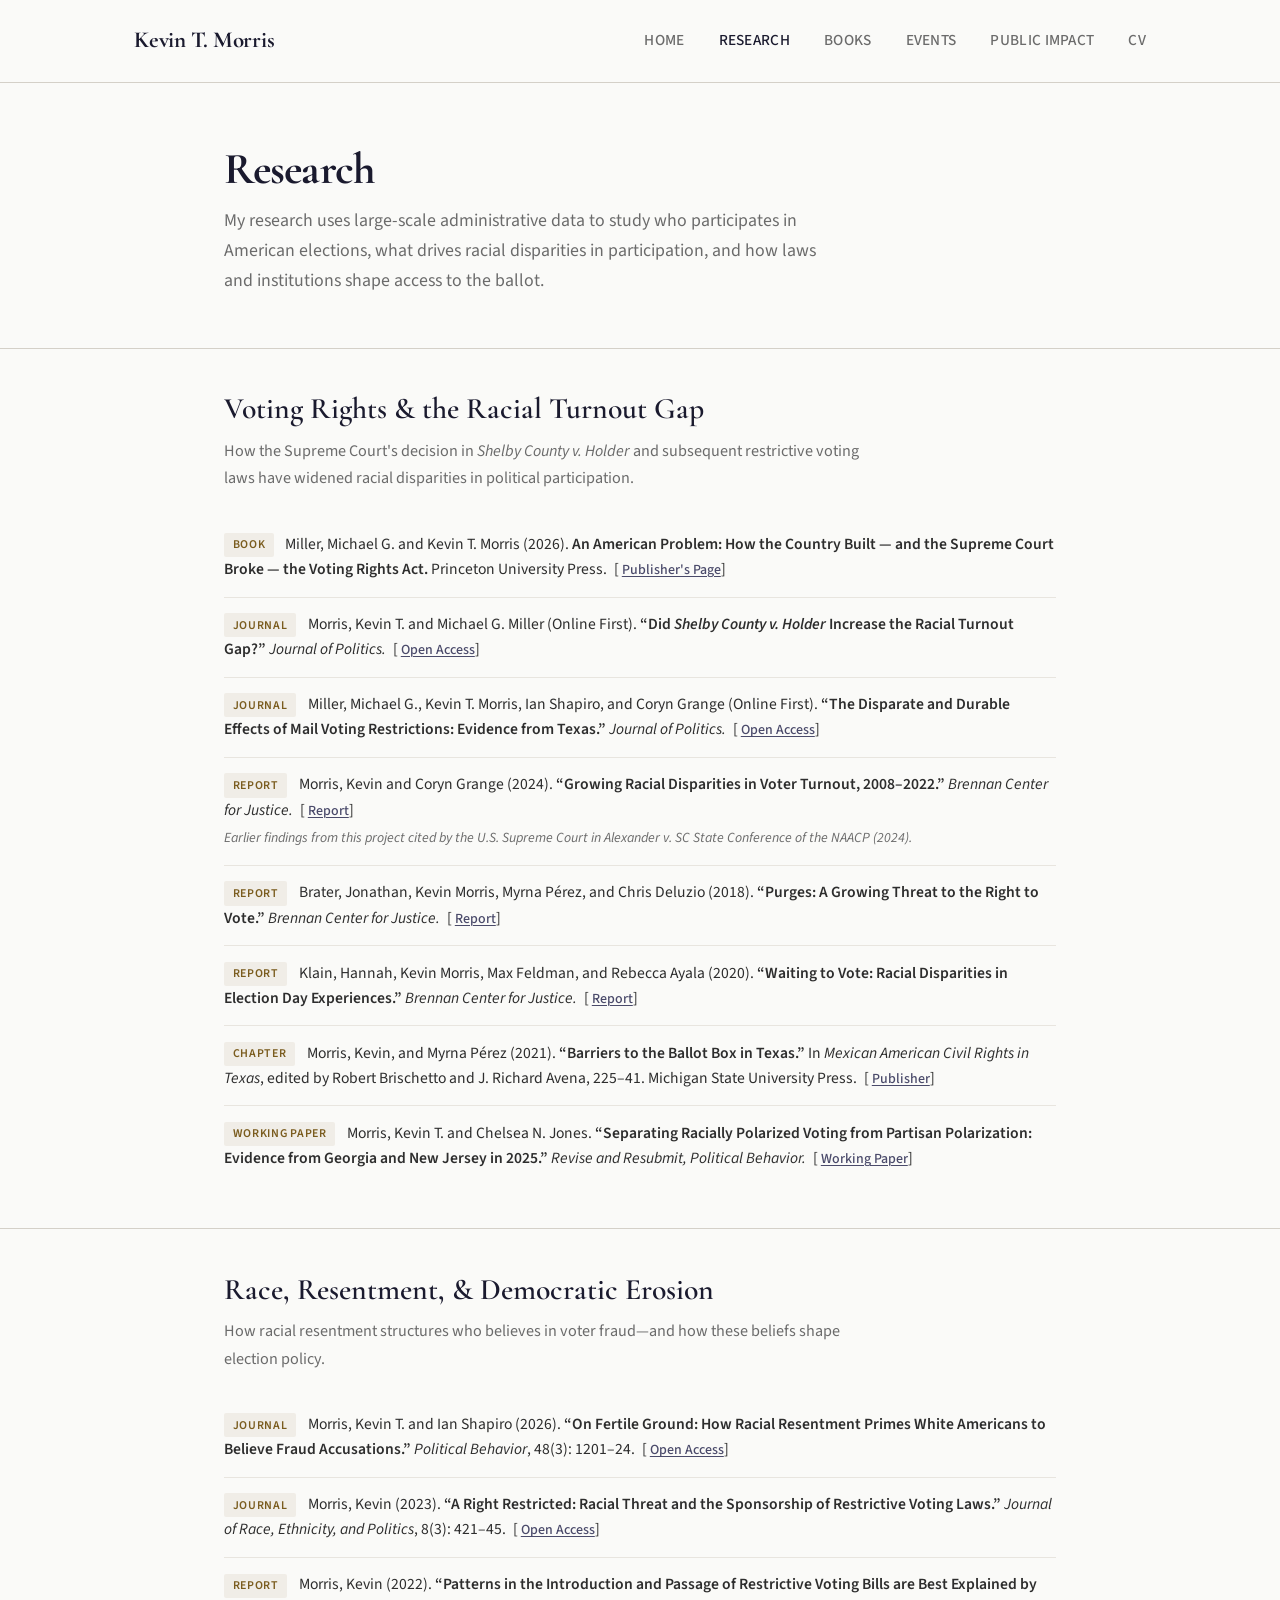
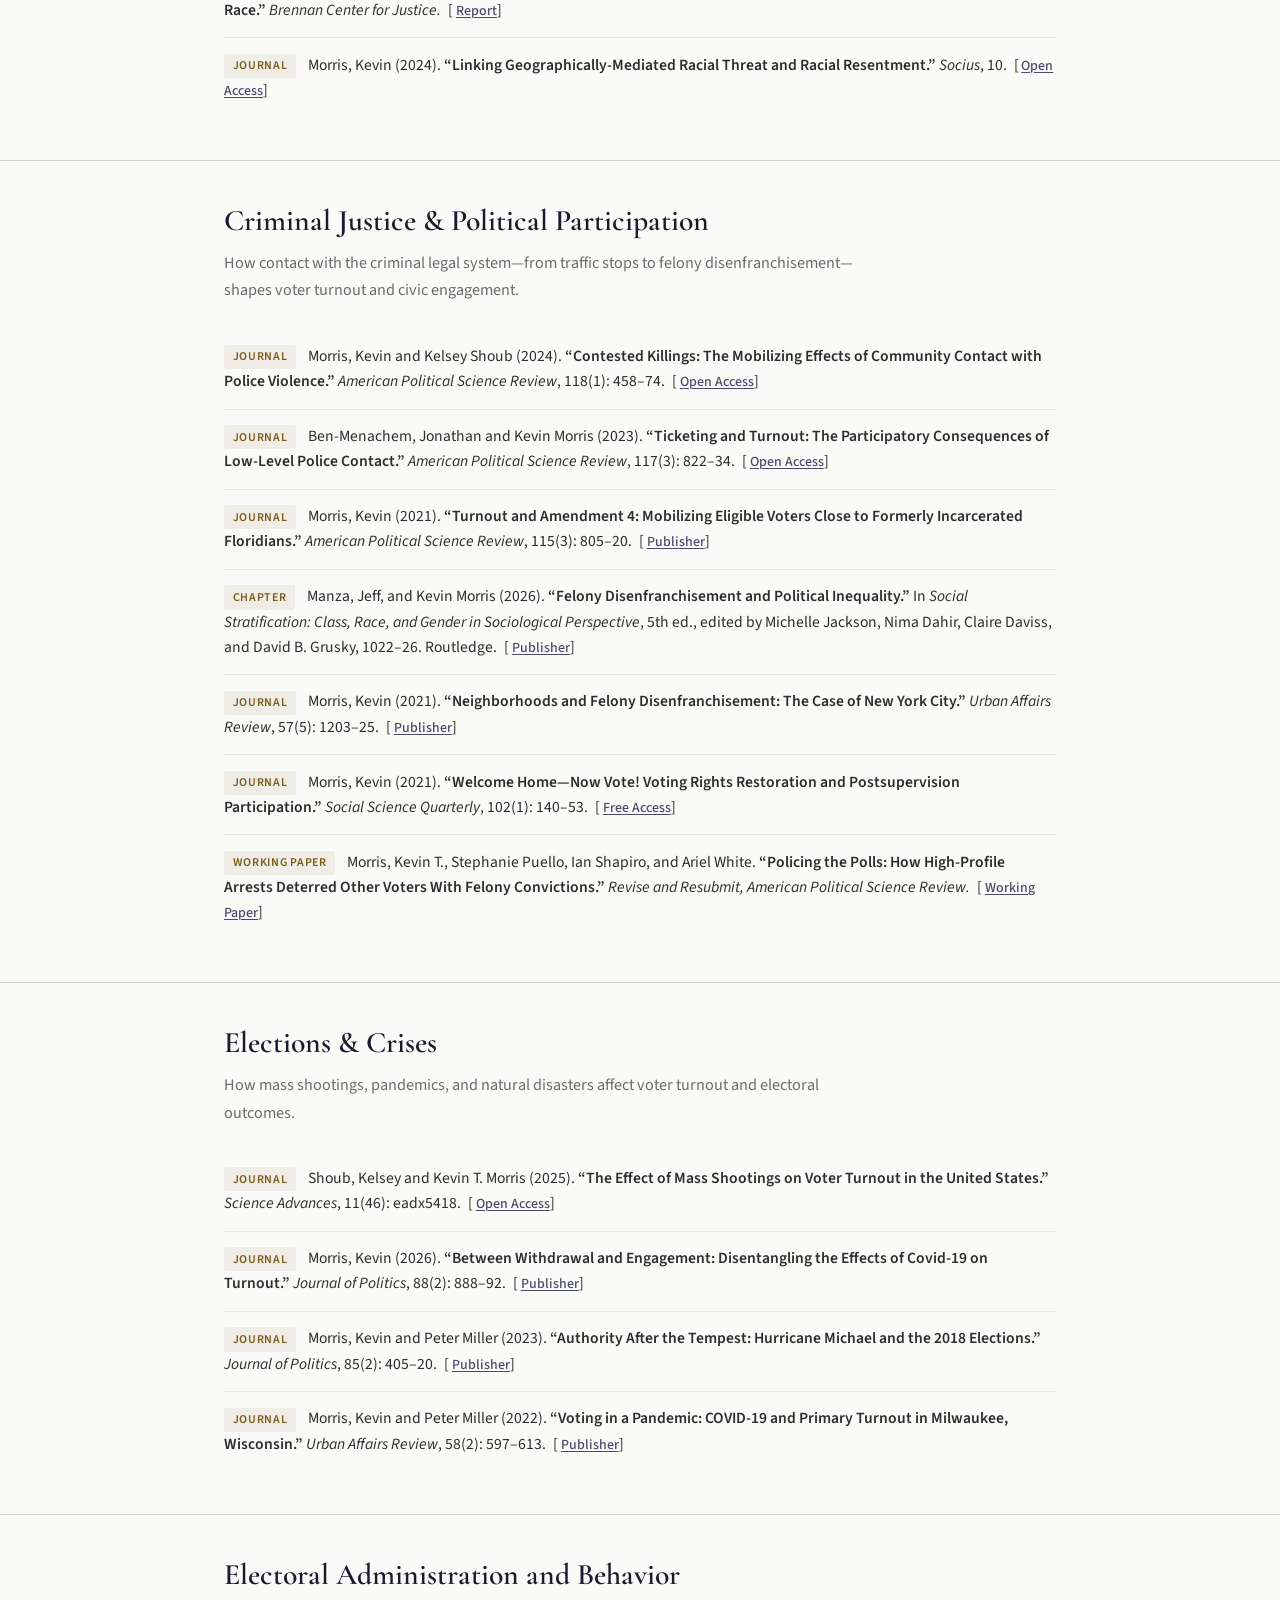
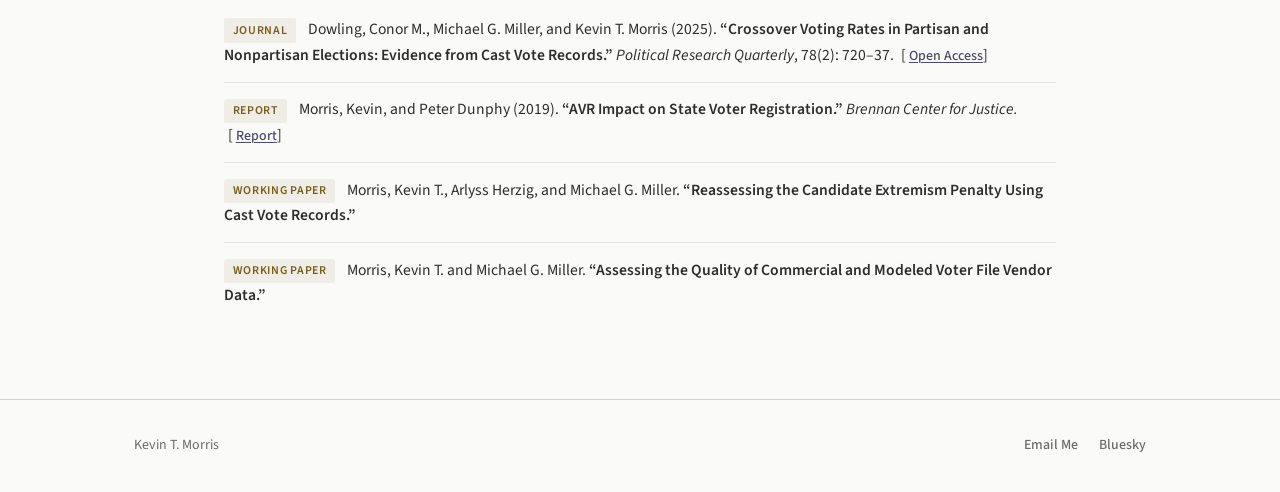
<file: research.html>
<!DOCTYPE html>
<html lang="en">
<head>
<script async src="https://www.googletagmanager.com/gtag/js?id=G-ZNTVHV8QV5"></script>
<script>
  window.dataLayer = window.dataLayer || [];
  function gtag(){dataLayer.push(arguments);}
  gtag('js', new Date());
  gtag('config', 'G-ZNTVHV8QV5');
</script>
  <meta charset="UTF-8">
  <meta name="viewport" content="width=device-width, initial-scale=1.0">
  <title>Research – Kevin T. Morris</title>
  <meta name="description" content="Research by Kevin T. Morris on voting rights, election administration, racial disparities in political participation, and the criminal legal system.">
  <link rel="stylesheet" href="style.css">
  <link rel="icon" href="/favicon.ico" sizes="any">
<link rel="icon" href="/favicon.svg" type="image/svg+xml">
<link rel="apple-touch-icon" href="/apple-touch-icon.png">
</head>
<body>

  <header class="site-header">
    <div class="container container--wide">
      <a href="index.html" class="site-title">Kevin T. Morris</a>
      <button class="nav-toggle" aria-label="Toggle navigation" onclick="document.querySelector('.site-nav').classList.toggle('open')">
        <span></span><span></span><span></span>
      </button>
      <nav>
        <ul class="site-nav">
          <li><a href="index.html">Home</a></li>
          <li><a href="research.html" class="active">Research</a></li>
          <li><a href="books.html">Books</a></li>
          <li><a href="events.html">Events</a></li>
          <li><a href="impact.html">Public Impact</a></li>
          <li><a href="cv.html">CV</a></li>
        </ul>
      </nav>
    </div>
  </header>

  <main>
    <section class="page-header">
      <div class="container">
        <h1>Research</h1>
        <p class="page-desc">My research uses large-scale administrative data to study who participates in American elections, what drives racial disparities in participation, and how laws and institutions shape access to the ballot.</p>
      </div>
    </section>

    <!-- SECTION 1: Voting Rights & the Racial Turnout Gap -->
    <section class="research-section">
      <div class="container">
        <h2>Voting Rights &amp; the Racial Turnout Gap</h2>
        <p class="section-desc">How the Supreme Court's decision in <em>Shelby County v. Holder</em> and subsequent restrictive voting laws have widened racial disparities in political participation.</p>

        <div class="pub-item">
          <div class="pub-citation">
            <span class="pub-type-label">Book</span>
            Miller, Michael G. and Kevin T. Morris (2026). <span class="pub-title">An American Problem: How the Country Built &mdash; and the Supreme Court Broke &mdash; the Voting Rights Act.</span> Princeton University Press.
            <span class="pub-links">[<a href="https://press.princeton.edu/books/hardcover/9780691285504/an-american-problem">Publisher's Page</a>]</span>
          </div>
        </div>

        <div class="pub-item">
          <div class="pub-citation">
            <span class="pub-type-label">Journal</span>
            Morris, Kevin T. and Michael G. Miller (Online First). <span class="pub-title">&ldquo;Did <em>Shelby County v. Holder</em> Increase the Racial Turnout Gap?&rdquo;</span> <span class="pub-venue">Journal of Politics.</span>
            <span class="pub-links">[<a href="https://doi.org/10.1086/739960">Open Access</a>]</span>
          </div>
        </div>

        <div class="pub-item">
          <div class="pub-citation">
            <span class="pub-type-label">Journal</span>
            Miller, Michael G., Kevin T. Morris, Ian Shapiro, and Coryn Grange (Online First). <span class="pub-title">&ldquo;The Disparate and Durable Effects of Mail Voting Restrictions: Evidence from Texas.&rdquo;</span> <span class="pub-venue">Journal of Politics.</span>
            <span class="pub-links">[<a href="https://doi.org/10.1086/737439">Open Access</a>]</span>
          </div>
        </div>

        

        <div class="pub-item">
          <div class="pub-citation">
            <span class="pub-type-label">Report</span>
            Morris, Kevin and Coryn Grange (2024). <span class="pub-title">&ldquo;Growing Racial Disparities in Voter Turnout, 2008&ndash;2022.&rdquo;</span> <span class="pub-venue">Brennan Center for Justice.</span>
            <span class="pub-links">[<a href="https://www.brennancenter.org/our-work/research-reports/growing-racial-disparities-voter-turnout-2008-2022">Report</a>]</span>
          </div>
          <div class="pub-note">Earlier findings from this project cited by the U.S. Supreme Court in <em>Alexander v. SC State Conference of the NAACP</em> (2024).</div>
        </div>

        <div class="pub-item">
          <div class="pub-citation">
            <span class="pub-type-label">Report</span>
            Brater, Jonathan, Kevin Morris, Myrna P&eacute;rez, and Chris Deluzio (2018). <span class="pub-title">&ldquo;Purges: A Growing Threat to the Right to Vote.&rdquo;</span> <span class="pub-venue">Brennan Center for Justice.</span>
            <span class="pub-links">[<a href="https://www.brennancenter.org/sites/default/files/2019-08/Report_Purges_Growing_Threat.pdf">Report</a>]</span>
          </div>
        </div>

        <div class="pub-item">
          <div class="pub-citation">
            <span class="pub-type-label">Report</span>
            Klain, Hannah, Kevin Morris, Max Feldman, and Rebecca Ayala (2020). <span class="pub-title">&ldquo;Waiting to Vote: Racial Disparities in Election Day Experiences.&rdquo;</span> <span class="pub-venue">Brennan Center for Justice.</span>
            <span class="pub-links">[<a href="https://www.brennancenter.org/our-work/research-reports/waiting-vote">Report</a>]</span>
          </div>
        </div>

<div class="pub-item">
          <div class="pub-citation">
            <span class="pub-type-label">Chapter</span>
            Morris, Kevin, and Myrna P&eacute;rez (2021). <span class="pub-title">&ldquo;Barriers to the Ballot Box in Texas.&rdquo;</span> In <em>Mexican American Civil Rights in Texas</em>, edited by Robert Brischetto and J. Richard Avena, 225&ndash;41. Michigan State University Press.
            <span class="pub-links">[<a href="https://msupress.org/9781611864045/mexican-american-civil-rights-in-texas/">Publisher</a>]</span>
          </div>
        </div>

        <div class="pub-item">
          <div class="pub-citation">
            <span class="pub-type-label">Working Paper</span>
            Morris, Kevin T. and Chelsea N. Jones. <span class="pub-title">&ldquo;Separating Racially Polarized Voting from Partisan Polarization: Evidence from Georgia and New Jersey in 2025.&rdquo;</span> <span class="pub-venue">Revise and Resubmit, Political Behavior.</span>
            <span class="pub-links">[<a href="https://papers.ssrn.com/sol3/papers.cfm?abstract_id=7697279">Working Paper</a>]</span>
          </div>
        </div>
    </section>

    <!-- SECTION 2: Race, Resentment, & Democratic Erosion -->
    <section class="research-section">
      <div class="container">
        <h2>Race, Resentment, &amp; Democratic Erosion</h2>
        <p class="section-desc">How racial resentment structures who believes in voter fraud&mdash;and how these beliefs shape election policy.</p>

        <div class="pub-item">
          <div class="pub-citation">
            <span class="pub-type-label">Journal</span>
            Morris, Kevin T. and Ian Shapiro (2026). <span class="pub-title">&ldquo;On Fertile Ground: How Racial Resentment Primes White Americans to Believe Fraud Accusations.&rdquo;</span> <span class="pub-venue">Political Behavior</span>, 48(3): 1201&ndash;24.
            <span class="pub-links">[<a href="https://link.springer.com/article/10.1007/s11109-025-10065-z">Open Access</a>]</span>
          </div>
        </div>

<div class="pub-item">
          <div class="pub-citation">
            <span class="pub-type-label">Journal</span>
            Morris, Kevin (2023). <span class="pub-title">&ldquo;A Right Restricted: Racial Threat and the Sponsorship of Restrictive Voting Laws.&rdquo;</span> <span class="pub-venue">Journal of Race, Ethnicity, and Politics</span>, 8(3): 421&ndash;45.
            <span class="pub-links">[<a href="https://www.cambridge.org/core/journals/journal-of-race-ethnicity-and-politics/article/right-restricted-racial-threat-and-the-sponsorship-of-restrictive-voting-laws/A4A4CDDA354CCCD4B654109C22427242">Open Access</a>]</span>
          </div>
        </div>

        <div class="pub-item">
          <div class="pub-citation">
            <span class="pub-type-label">Report</span>
            Morris, Kevin (2022). <span class="pub-title">&ldquo;Patterns in the Introduction and Passage of Restrictive Voting Bills are Best Explained by Race.&rdquo;</span> <span class="pub-venue">Brennan Center for Justice.</span>
            <span class="pub-links">[<a href="https://www.brennancenter.org/our-work/research-reports/patterns-introduction-and-passage-restrictive-voting-bills-are-best">Report</a>]</span>
          </div>
        </div>

        <div class="pub-item">
          <div class="pub-citation">
            <span class="pub-type-label">Journal</span>
            Morris, Kevin (2024). <span class="pub-title">&ldquo;Linking Geographically-Mediated Racial Threat and Racial Resentment.&rdquo;</span> <span class="pub-venue">Socius</span>, 10.
            <span class="pub-links">[<a href="https://journals.sagepub.com/doi/10.1177/23780231231225581">Open Access</a>]</span>
          </div>
        </div>
      </div>
    </section>

    <!-- SECTION 3: Criminal Justice & Political Participation -->
    <section class="research-section">
      <div class="container">
        <h2>Criminal Justice &amp; Political Participation</h2>
        <p class="section-desc">How contact with the criminal legal system&mdash;from traffic stops to felony disenfranchisement&mdash;shapes voter turnout and civic engagement.</p>

        <div class="pub-item">
          <div class="pub-citation">
            <span class="pub-type-label">Journal</span>
            Morris, Kevin and Kelsey Shoub (2024). <span class="pub-title">&ldquo;Contested Killings: The Mobilizing Effects of Community Contact with Police Violence.&rdquo;</span> <span class="pub-venue">American Political Science Review</span>, 118(1): 458&ndash;74.
            <span class="pub-links">[<a href="https://www.cambridge.org/core/journals/american-political-science-review/article/contested-killings-the-mobilizing-effects-of-community-contact-with-police-violence/27954D9B6CE408799FCC496460AC0635">Open Access</a>]</span>
          </div>
        </div>

        <div class="pub-item">
          <div class="pub-citation">
            <span class="pub-type-label">Journal</span>
            Ben-Menachem, Jonathan and Kevin Morris (2023). <span class="pub-title">&ldquo;Ticketing and Turnout: The Participatory Consequences of Low-Level Police Contact.&rdquo;</span> <span class="pub-venue">American Political Science Review</span>, 117(3): 822&ndash;34.
            <span class="pub-links">[<a href="https://www.cambridge.org/core/journals/american-political-science-review/article/ticketing-and-turnout-the-participatory-consequences-of-lowlevel-police-contact/184A410DFF3DC72F4B9667C8CA3E0730">Open Access</a>]</span>
          </div>
        </div>

        <div class="pub-item">
          <div class="pub-citation">
            <span class="pub-type-label">Journal</span>
            Morris, Kevin (2021). <span class="pub-title">&ldquo;Turnout and Amendment 4: Mobilizing Eligible Voters Close to Formerly Incarcerated Floridians.&rdquo;</span> <span class="pub-venue">American Political Science Review</span>, 115(3): 805&ndash;20.
            <span class="pub-links">[<a href="https://www.cambridge.org/core/journals/american-political-science-review/article/turnout-and-amendment-four-mobilizing-eligible-voters-close-to-formerly-incarcerated-floridians/511B638C6A909E53CD4B695BECE333CF">Publisher</a>]</span>
          </div>
        </div>

<div class="pub-item">
          <div class="pub-citation">
<span class="pub-type-label">Chapter</span>
            Manza, Jeff, and Kevin Morris (2026). <span class="pub-title">&ldquo;Felony Disenfranchisement and Political Inequality.&rdquo;</span> In <em>Social Stratification: Class, Race, and Gender in Sociological Perspective</em>, 5th ed., edited by Michelle Jackson, Nima Dahir, Claire Daviss, and David B. Grusky, 1022&ndash;26. Routledge.
            <span class="pub-links">[<a href="https://www.routledge.com/Social-Stratification/Jackson-Dahir-Daviss-Grusky/p/book/9781032108704">Publisher</a>]</span>            
          </div>
        </div>

        <div class="pub-item">
          <div class="pub-citation">
            <span class="pub-type-label">Journal</span>
            Morris, Kevin (2021). <span class="pub-title">&ldquo;Neighborhoods and Felony Disenfranchisement: The Case of New York City.&rdquo;</span> <span class="pub-venue">Urban Affairs Review</span>, 57(5): 1203&ndash;25.
            <span class="pub-links">[<a href="https://journals.sagepub.com/doi/10.1177/1078087420921522">Publisher</a>]</span>
          </div>
        </div>

        <div class="pub-item">
          <div class="pub-citation">
            <span class="pub-type-label">Journal</span>
            Morris, Kevin (2021). <span class="pub-title">&ldquo;Welcome Home&mdash;Now Vote! Voting Rights Restoration and Postsupervision Participation.&rdquo;</span> <span class="pub-venue">Social Science Quarterly</span>, 102(1): 140&ndash;53.
            <span class="pub-links">[<a href="https://onlinelibrary.wiley.com/share/author/IJ9ZWRURCXIUX6BEGYQV?target=10.1111/ssqu.12901">Free Access</a>]</span>
          </div>
        </div>

        <div class="pub-item">
          <div class="pub-citation">
            <span class="pub-type-label">Working Paper</span>
            Morris, Kevin T., Stephanie Puello, Ian Shapiro, and Ariel White. <span class="pub-title">&ldquo;Policing the Polls: How High-Profile Arrests Deterred Other Voters With Felony Convictions.&rdquo;</span> <span class="pub-venue">Revise and Resubmit, American Political Science Review.</span>
            <span class="pub-links">[<a href="https://bpb-us-e1.wpmucdn.com/sites.mit.edu/dist/1/1008/files/2026/10/FLarrests_revisedOct2026.pdf">Working Paper</a>]</span>
          </div>
        </div>

        
      </div>
    </section>

    <!-- SECTION 4: Elections & Crises -->
    <section class="research-section">
      <div class="container">
        <h2>Elections &amp; Crises</h2>
        <p class="section-desc">How mass shootings, pandemics, and natural disasters affect voter turnout and electoral outcomes.</p>

        <div class="pub-item">
          <div class="pub-citation">
            <span class="pub-type-label">Journal</span>
            Shoub, Kelsey and Kevin T. Morris (2025). <span class="pub-title">&ldquo;The Effect of Mass Shootings on Voter Turnout in the United States.&rdquo;</span> <span class="pub-venue">Science Advances</span>, 11(46): eadx5418.
            <span class="pub-links">[<a href="https://doi.org/10.1126/sciadv.adx5418">Open Access</a>]</span>
          </div>
        </div>

        <div class="pub-item">
          <div class="pub-citation">
            <span class="pub-type-label">Journal</span>
            Morris, Kevin (2026). <span class="pub-title">&ldquo;Between Withdrawal and Engagement: Disentangling the Effects of Covid-19 on Turnout.&rdquo;</span> <span class="pub-venue">Journal of Politics</span>, 88(2): 888&ndash;92.
            <span class="pub-links">[<a href="https://www.journals.uchicago.edu/doi/abs/10.1086/735396">Publisher</a>]</span>
          </div>
        </div>

        <div class="pub-item">
          <div class="pub-citation">
            <span class="pub-type-label">Journal</span>
            Morris, Kevin and Peter Miller (2023). <span class="pub-title">&ldquo;Authority After the Tempest: Hurricane Michael and the 2018 Elections.&rdquo;</span> <span class="pub-venue">Journal of Politics</span>, 85(2): 405&ndash;20.
            <span class="pub-links">[<a href="https://www.journals.uchicago.edu/doi/10.1086/722772">Publisher</a>]</span>
          </div>
        </div>

        <div class="pub-item">
          <div class="pub-citation">
            <span class="pub-type-label">Journal</span>
            Morris, Kevin and Peter Miller (2022). <span class="pub-title">&ldquo;Voting in a Pandemic: COVID-19 and Primary Turnout in Milwaukee, Wisconsin.&rdquo;</span> <span class="pub-venue">Urban Affairs Review</span>, 58(2): 597&ndash;613.
            <span class="pub-links">[<a href="https://journals.sagepub.com/doi/full/10.1177/10780874211005016">Publisher</a>]</span>
          </div>
        </div>
      </div>
    </section>

    <!-- SECTION 5: Electoral Administration and Behavior -->
    <section class="research-section">
      <div class="container">
        <h2>Electoral Administration and Behavior</h2>

        <div class="pub-item">
          <div class="pub-citation">
            <span class="pub-type-label">Journal</span>
            Dowling, Conor M., Michael G. Miller, and Kevin T. Morris (2025). <span class="pub-title">&ldquo;Crossover Voting Rates in Partisan and Nonpartisan Elections: Evidence from Cast Vote Records.&rdquo;</span> <span class="pub-venue">Political Research Quarterly</span>, 78(2): 720&ndash;37.
            <span class="pub-links">[<a href="https://journals.sagepub.com/doi/10.1177/10659129251318645">Open Access</a>]</span>
          </div>
        </div>
     

<div class="pub-item">
          <div class="pub-citation">
            <span class="pub-type-label">Report</span>
            Morris, Kevin, and Peter Dunphy (2019). <span class="pub-title">&ldquo;AVR Impact on State Voter Registration.&rdquo;</span> <span class="pub-venue">Brennan Center for Justice.</span>
            <span class="pub-links">[<a href="https://www.brennancenter.org/sites/default/files/2019-08/Report_AVR_Impact_State_Voter_Registration.pdf">Report</a>]</span>
          </div>
        </div>

        <div class="pub-item">
          <div class="pub-citation">
            <span class="pub-type-label">Working Paper</span>
            Morris, Kevin T., Arlyss Herzig, and Michael G. Miller. <span class="pub-title">&ldquo;Reassessing the Candidate Extremism Penalty Using Cast Vote Records.&rdquo;</span>
          </div>
        </div>

        <div class="pub-item">
          <div class="pub-citation">
            <span class="pub-type-label">Working Paper</span>
            Morris, Kevin T. and Michael G. Miller. <span class="pub-title">&ldquo;Assessing the Quality of Commercial and Modeled Voter File Vendor Data.&rdquo;</span>
          </div>
        </div>
      </div>
    </section>


  </main>

  <footer class="site-footer">
    <div class="container container--wide">
      <div class="footer-inner">
        <span>Kevin T. Morris</span>
        <div class="footer-links">
          <a href="mailto:morrisk@brennan.law.nyu.edu">Email Me</a>
          <a href="https://bsky.app/profile/kevintmorris.bsky.social">Bluesky</a>
        </div>
      </div>
    </div>
  </footer>

</body>
</html>
</file>
<file: style.css>
/* ============================================
   Kevin T. Morris — Academic Website
   Aesthetic: Editorial / Refined
   ============================================ */

@import url('https://fonts.googleapis.com/css2?family=Cormorant+Garamond:ital,wght@0,400;0,500;0,600;0,700;1,400;1,500&family=Source+Sans+3:ital,wght@0,300;0,400;0,500;0,600;1,400&display=swap');

:root {
  --color-text: #2d2d2d;
  --color-heading: #1a1a2e;
  --color-accent: #7a5c1e;
  --color-accent-light: #c9a84c;
  --color-bg: #fafaf8;
  --color-bg-alt: #f0eeea;
  --color-border: #d4d0c8;
  --color-muted: #6b6b6b;
  --color-link: #4a4a6a;
  --color-link-hover: #7a5c1e;

  --font-heading: 'Cormorant Garamond', Georgia, 'Times New Roman', serif;
  --font-body: 'Source Sans 3', 'Segoe UI', system-ui, sans-serif;

  --max-width: 900px;
  --max-width-wide: 1080px;
}

/* ---- Reset & Base ---- */

*, *::before, *::after {
  box-sizing: border-box;
  margin: 0;
  padding: 0;
}

html {
  font-size: 17px;
  scroll-behavior: smooth;
}

body {
  font-family: var(--font-body);
  color: var(--color-text);
  background: var(--color-bg);
  line-height: 1.7;
  font-weight: 400;
  -webkit-font-smoothing: antialiased;
}

/* ---- Typography ---- */

h1, h2, h3, h4 {
  font-family: var(--font-heading);
  color: var(--color-heading);
  font-weight: 600;
  line-height: 1.25;
}

h1 {
  font-size: 2.6rem;
  font-weight: 700;
  letter-spacing: -0.02em;
}

h2 {
  font-size: 1.75rem;
  font-weight: 600;
  margin-bottom: 1rem;
}

h3 {
  font-size: 1.25rem;
  font-weight: 600;
  margin-bottom: 0.5rem;
  color: var(--color-accent);
}

p {
  margin-bottom: 1rem;
}

a {
  color: var(--color-link);
  text-decoration: underline;
  text-decoration-thickness: 1px;
  text-underline-offset: 2px;
  transition: color 0.2s;
}

a:hover {
  color: var(--color-link-hover);
}

/* ---- Layout ---- */

.container {
  max-width: var(--max-width);
  margin: 0 auto;
  padding: 0 2rem;
}

.container--wide {
  max-width: var(--max-width-wide);
}

/* ---- Header / Navigation ---- */

.site-header {
  border-bottom: 1px solid var(--color-border);
  padding: 1.25rem 0;
  background: var(--color-bg);
  position: sticky;
  top: 0;
  z-index: 100;
}

.site-header .container {
  max-width: var(--max-width-wide);
  display: flex;
  justify-content: space-between;
  align-items: center;
}

.site-title {
  font-family: var(--font-heading);
  font-size: 1.35rem;
  font-weight: 700;
  color: var(--color-heading);
  text-decoration: none;
  letter-spacing: -0.01em;
}

.site-title:hover {
  color: var(--color-accent);
}

.site-nav {
  display: flex;
  gap: 2rem;
  list-style: none;
}

.site-nav a {
  font-size: 0.9rem;
  font-weight: 500;
  color: var(--color-muted);
  text-decoration: none;
  letter-spacing: 0.02em;
  text-transform: uppercase;
  transition: color 0.2s;
}

.site-nav a:hover,
.site-nav a.active {
  color: var(--color-heading);
}

.nav-toggle {
  display: none;
  background: none;
  border: none;
  cursor: pointer;
  padding: 0.25rem;
}

.nav-toggle span {
  display: block;
  width: 22px;
  height: 2px;
  background: var(--color-heading);
  margin: 5px 0;
  transition: 0.3s;
}

/* ---- Hero / Home ---- */

.hero {
  padding: 4rem 0 3rem;
}

.hero-grid {
  display: grid;
  grid-template-columns: 300px 1fr;
  gap: 3rem;
  align-items: start;
}

.hero-photo {
  width: 100%;
  aspect-ratio: 3/4;
  object-fit: cover;
  object-position: top center;
  border-radius: 4px;
  position: sticky;
  top: 5rem;        /* holds the photo this far below the top while scrolling */
  align-self: start; /* redundant with the grid's align-items:start, but explicit */
}

.hero-content h1 {
  margin-bottom: 0.25rem;
}

.hero-title-line {
  font-family: var(--font-body);
  font-size: 1rem;
  font-weight: 400;
  color: var(--color-muted);
  margin-bottom: 1.5rem;
  display: block;
}

.hero-bio {
  font-size: 1.05rem;
  line-height: 1.75;
}

.hero-links {
  margin-top: 1.5rem;
  display: flex;
  gap: 1.25rem;
  align-items: center;
  flex-wrap: wrap;
}

.hero-links a {
  font-size: 0.9rem;
  font-weight: 500;
}

.hero-links .separator {
  color: var(--color-border);
  user-select: none;
}

/* ---- Highlights (Home) ---- */

.highlights {
  padding: 2.5rem 0 3rem;
  border-top: 1px solid var(--color-border);
}

.highlights h2 {
  margin-bottom: 1.5rem;
}

.highlight-item {
  padding: 1rem 0;
  border-bottom: 1px solid var(--color-border);
  display: grid;
  grid-template-columns: 140px 1fr;
  gap: 1.5rem;
  align-items: baseline;
}

.highlight-item:last-child {
  border-bottom: none;
}

.highlight-label {
  font-size: 0.8rem;
  font-weight: 600;
  text-transform: uppercase;
  letter-spacing: 0.06em;
  color: var(--color-accent);
}

.highlight-text {
  font-size: 0.95rem;
  line-height: 1.6;
}

/* ---- Book Section (Home) ---- */

.book-callout {
  padding: 3rem 0;
  border-top: 1px solid var(--color-border);
}

.book-callout-inner {
  background: var(--color-bg-alt);
  padding: 2.5rem;
  border-radius: 4px;
  display: grid;
  grid-template-columns: 150px 1fr;
  gap: 2rem;
  align-items: start;
}

.cover-link {
  display: block;
}

.cover-link img {
  transition: opacity .15s;
}

.cover-link:hover img {
  opacity: .88;
}
.book-cover-placeholder {
  width: 100%;
  aspect-ratio: 2/3;
  background: var(--color-heading);
  border-radius: 3px;
  display: flex;
  align-items: center;
  justify-content: center;
  padding: 1rem;
}

.book-cover-placeholder span {
  font-family: var(--font-heading);
  font-size: 0.85rem;
  color: #c9c3b8;
  text-align: center;
  line-height: 1.4;
  font-weight: 500;
}

.book-callout h3 {
  font-size: 1.3rem;
  font-family: var(--font-heading);
  color: var(--color-heading);
  margin-bottom: 0.5rem;
}

.book-callout .book-meta {
  font-size: 0.85rem;
  color: var(--color-muted);
  margin-bottom: 1rem;
}

.book-callout p {
  font-size: 0.95rem;
  line-height: 1.7;
}

/* ---- Page Header ---- */

.page-header {
  padding: 3.5rem 0 2rem;
  border-bottom: 1px solid var(--color-border);
}

.page-header h1 {
  margin-bottom: 0.5rem;
}

.page-header .page-desc {
  font-size: 1.05rem;
  color: var(--color-muted);
  max-width: 600px;
}

/* ---- Research Page ---- */

.research-section {
  padding: 2.5rem 0;
  border-bottom: 1px solid var(--color-border);
}

.research-section:last-of-type {
  border-bottom: none;
}

.research-section h2 {
  margin-bottom: 0.5rem;
}

.research-section .section-desc {
  color: var(--color-muted);
  font-size: 0.95rem;
  margin-bottom: 1.5rem;
  max-width: 650px;
}

.pub-item {
  padding: 0.85rem 0;
  border-top: 1px solid #e8e5df;
}

.pub-item:first-of-type {
  border-top: none;
}

.pub-citation {
  font-size: 0.92rem;
  line-height: 1.6;
}

.pub-citation .pub-title {
  font-weight: 600;
}

.pub-citation .pub-venue {
  font-style: italic;
}

.pub-citation .pub-links {
  margin-left: 0.25rem;
}

.pub-citation .pub-links a {
  font-size: 0.82rem;
  font-weight: 500;
  margin-left: 0.15rem;
}

.pub-note {
  font-size: 0.82rem;
  color: var(--color-muted);
  margin-top: 0.25rem;
  font-style: italic;
}

.pub-type-label {
  display: inline-block;
  font-size: 0.7rem;
  font-weight: 600;
  text-transform: uppercase;
  letter-spacing: 0.06em;
  color: var(--color-accent);
  background: rgba(122, 92, 30, 0.08);
  padding: 0.15rem 0.5rem;
  border-radius: 2px;
  margin-right: 0.5rem;
  vertical-align: middle;
}

/* ---- Books Page ---- */

.book-page-section {
  padding: 3rem 0;
}

.book-feature {
  display: grid;
  grid-template-columns: 200px 1fr;
  gap: 3rem;
  align-items: start;
}

.book-feature .book-cover-placeholder {
  width: 200px;
}

.book-feature h2 {
  font-size: 1.6rem;
  margin-bottom: 0.25rem;
}

.book-feature .book-subtitle {
  font-family: var(--font-heading);
  font-size: 1.15rem;
  font-style: italic;
  color: var(--color-muted);
  margin-bottom: 1.25rem;
  font-weight: 400;
}

.book-feature .book-pub-info {
  font-size: 0.85rem;
  color: var(--color-muted);
  margin-bottom: 1.5rem;
}

.book-feature .book-description {
  font-size: 1rem;
  line-height: 1.75;
}

.book-feature .book-links {
  margin-top: 1.25rem;
}

.book-feature .book-links a {
  font-weight: 500;
}

/* ---- Book Pull Quote (above tabs) ---- */

.book-feature .book-pullquote {
  font-family: var(--font-heading);
  font-size: 1.25rem;
  font-style: italic;
  line-height: 1.4;
  color: var(--color-heading);
  border-left: 2px solid var(--color-accent-light);
  padding-left: 1rem;
  margin-bottom: 1.5rem;
}

.book-feature .book-pullquote span {
  font-family: var(--font-body);
  font-size: 0.85rem;
  font-style: normal;
  color: var(--color-muted);
  white-space: nowrap;
}

.book-feature .book-pullquote span a {
  color: var(--color-muted);
}

.book-feature .book-pullquote span a:hover {
  color: var(--color-link-hover);
}

/* ---- Book Tabs ---- */

.book-tabs {
  margin-top: 1.5rem;
}

.book-tabs input[type="radio"] {
  display: none;
}

.book-tab-bar {
  display: flex;
  gap: 0;
  border-bottom: 1px solid var(--color-border);
  margin-bottom: 1.5rem;
}

.book-tab-bar label {
  font-family: var(--font-body);
  font-size: 0.85rem;
  font-weight: 600;
  text-transform: uppercase;
  letter-spacing: 0.04em;
  color: var(--color-muted);
  padding: 0.6rem 1.25rem;
  cursor: pointer;
  border-bottom: 2px solid transparent;
  margin-bottom: -1px;
  transition: color 0.2s, border-color 0.2s;
}

.book-tab-bar label:hover {
  color: var(--color-heading);
}

#tab-summary:checked ~ .book-tab-bar label[for="tab-summary"],
#tab-praise:checked ~ .book-tab-bar label[for="tab-praise"],
#tab-reviews:checked ~ .book-tab-bar label[for="tab-reviews"] {
  color: var(--color-heading);
  border-bottom-color: var(--color-accent);
}

.book-tab-panel {
  display: none;
}

#tab-summary:checked ~ #panel-summary,
#tab-praise:checked ~ #panel-praise,
#tab-reviews:checked ~ #panel-reviews {
  display: block;
}

.book-tab-panel blockquote {
  margin: 0 0 1.75rem 0;
  padding: 0;
  border: none;
}

.book-tab-panel blockquote p {
  font-size: 0.95rem;
  line-height: 1.7;
  margin-bottom: 0.4rem;
}

.book-tab-panel blockquote cite {
  font-style: normal;
  font-size: 0.85rem;
  color: var(--color-muted);
}

/* ---- Impact Page ---- */

.impact-section {
  padding: 2.5rem 0;
  border-bottom: 1px solid var(--color-border);
}

.impact-section:last-of-type {
  border-bottom: none;
}

.impact-item {
  padding: 0.75rem 0;
  font-size: 0.95rem;
  line-height: 1.65;
}

.impact-item + .impact-item {
  border-top: 1px solid #e8e5df;
}

.media-grid {
  display: grid;
  grid-template-columns: repeat(auto-fill, minmax(220px, 1fr));
  gap: 0.5rem 1.5rem;
}

.media-item {
  padding: 0.6rem 0;
  font-size: 0.9rem;
  color: var(--color-muted);
}

.media-item .outlet {
  font-weight: 600;
  color: var(--color-text);
}

/* ---- CV Page ---- */

.cv-section {
  padding: 3rem 0;
  text-align: center;
}

.cv-section p {
  font-size: 1.05rem;
  margin-bottom: 2rem;
}

.btn {
  display: inline-block;
  font-family: var(--font-body);
  font-size: 0.9rem;
  font-weight: 600;
  letter-spacing: 0.04em;
  text-transform: uppercase;
  padding: 0.75rem 2rem;
  border: 2px solid var(--color-heading);
  color: var(--color-heading);
  text-decoration: none;
  border-radius: 3px;
  transition: all 0.2s;
}

.btn:hover {
  background: var(--color-heading);
  color: var(--color-bg);
}

/* ---- Footer ---- */

.site-footer {
  border-top: 1px solid var(--color-border);
  padding: 2rem 0;
  margin-top: 2rem;
}

.footer-inner {
  display: flex;
  justify-content: space-between;
  align-items: center;
  font-size: 0.82rem;
  color: var(--color-muted);
}

.footer-links {
  display: flex;
  gap: 1.25rem;
}

.footer-links a {
  color: var(--color-muted);
  text-decoration: none;
  font-weight: 500;
}

.footer-links a:hover {
  color: var(--color-heading);
}

/* ---- Events Page ---- */

.events-section {
  padding: 2.5rem 0 3rem;
}

.event-month {
  font-size: 1.35rem;
  color: var(--color-heading);
  margin: 2.75rem 0 0;
  padding-bottom: 0.5rem;
  border-bottom: 1px solid var(--color-border);
}

.event-month:first-of-type {
  margin-top: 0;
}

.event-item {
  display: grid;
  grid-template-columns: 84px 1fr;
  gap: 1.75rem;
  padding: 1.35rem 0;
  border-bottom: 1px solid #e8e5df;
  align-items: start;
}

.event-date {
  display: flex;
  flex-direction: column;
  line-height: 1.1;
  padding-top: 0.15rem;
}

.event-date-month {
  font-size: 0.75rem;
  font-weight: 600;
  text-transform: uppercase;
  letter-spacing: 0.08em;
  color: var(--color-accent);
}

.event-date-day {
  font-family: var(--font-heading);
  font-size: 2.1rem;
  font-weight: 600;
  color: var(--color-heading);
  line-height: 1;
}

.event-date-weekday {
  font-size: 0.82rem;
  color: var(--color-muted);
}

.event-venue {
  font-size: 1.2rem;
  color: var(--color-heading);
  margin-bottom: 0.15rem;
}

.event-location {
  font-size: 0.9rem;
  color: var(--color-muted);
  margin-bottom: 0.4rem;
}

.event-meta {
  margin-bottom: 0;
}

.event-link {
  font-size: 0.9rem;
  font-weight: 500;
}

.event-time {
  font-size: 0.88rem;
  font-style: italic;
  color: var(--color-muted);
}

/* ---- Responsive ---- */

@media (max-width: 768px) {
  html {
    font-size: 16px;
  }

  .hero-grid {
    grid-template-columns: 1fr;
    gap: 1.5rem;
  }

 .hero-photo {
    width: 260px;
    aspect-ratio: 3/4;
    border-radius: 4px;
    margin: 0 auto;
    position: static;   /* add this */
  }

  .hero-content {
    text-align: center;
  }

  .hero-links {
    justify-content: center;
  }

  h1 {
    font-size: 2rem;
  }

  .highlight-item {
    grid-template-columns: 1fr;
    gap: 0.25rem;
  }

  .book-callout-inner {
    grid-template-columns: 1fr;
    padding: 1.5rem;
  }

  .book-cover-placeholder {
    width: 120px;
    margin: 0 auto;
  }

  .book-feature {
    grid-template-columns: 1fr;
    gap: 1.5rem;
  }

  .book-feature .book-cover-placeholder {
    width: 150px;
    margin: 0 auto;
  }

  /* Three tabs: tighten padding so they fit on narrow phones */
  .book-tab-bar label {
    padding: 0.6rem 0.85rem;
  }

  .site-nav {
    display: none;
    position: absolute;
    top: 100%;
    left: 0;
    right: 0;
    background: var(--color-bg);
    border-bottom: 1px solid var(--color-border);
    flex-direction: column;
    padding: 1rem 2rem;
    gap: 0.75rem;
  }

  .site-nav.open {
    display: flex;
  }

  .nav-toggle {
    display: block;
  }

  .footer-inner {
    flex-direction: column;
    gap: 0.75rem;
    text-align: center;
  }

  .media-grid {
    grid-template-columns: 1fr;
  }

  .event-item {
    grid-template-columns: 68px 1fr;
    gap: 1.25rem;
  }

  .event-date-day {
    font-size: 1.8rem;
  }
}
</file>
